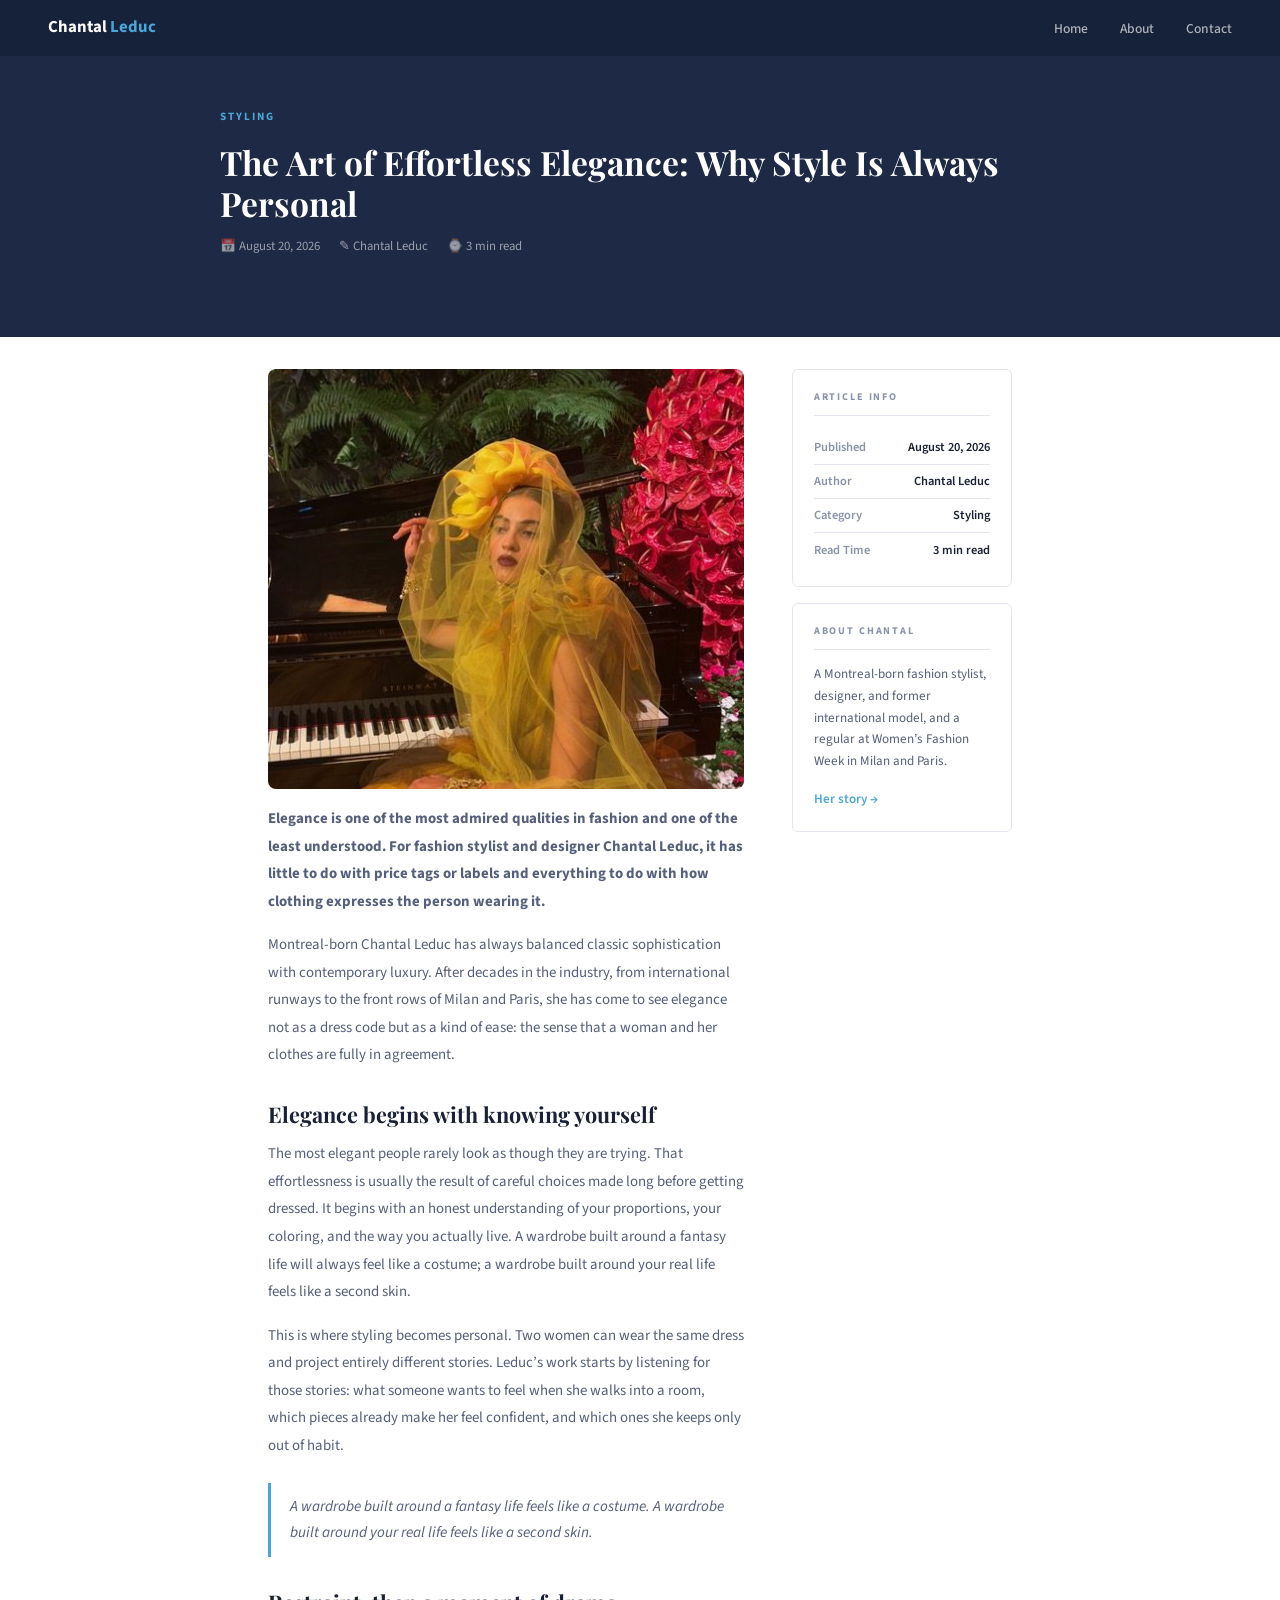
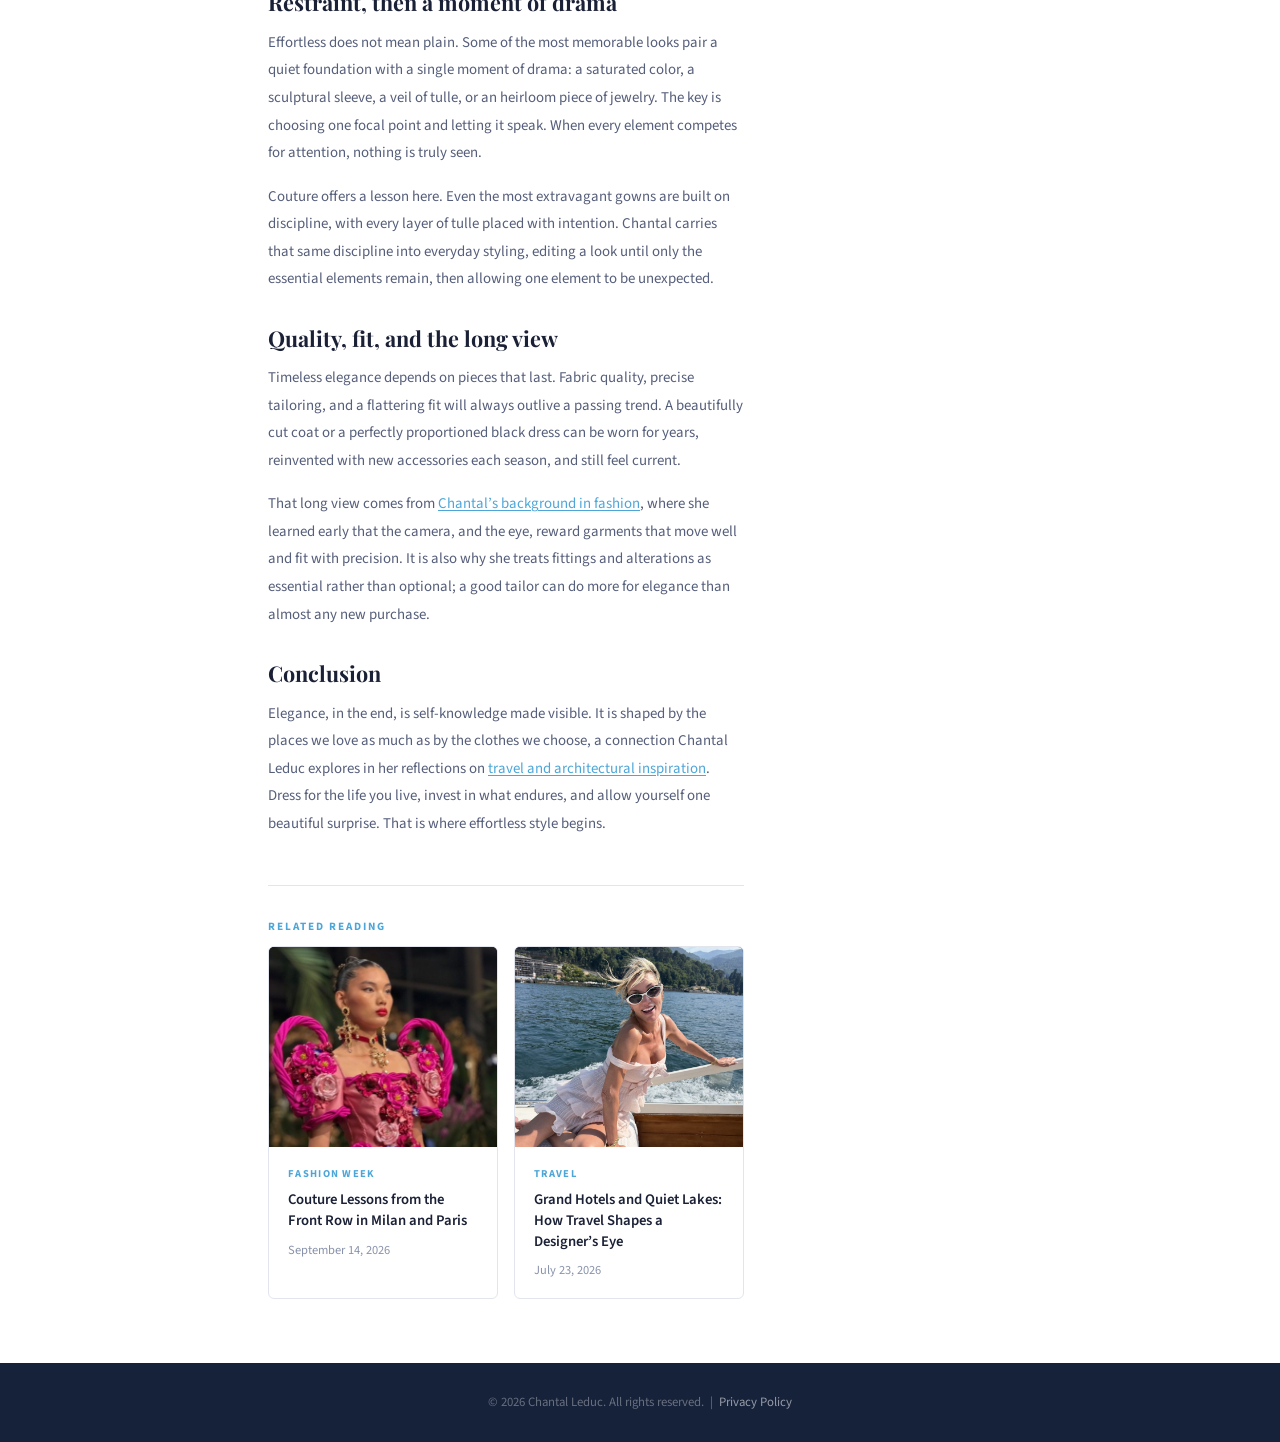
<file: art-effortless-elegance.html>
<!DOCTYPE html>
<html lang="en">
<head>
<meta charset="UTF-8"/>
<meta name="viewport" content="width=device-width,initial-scale=1.0"/>
<title>The Art of Effortless Elegance: Why Style Is Always Personal | Chantal Leduc</title>
<meta name="description" content="Fashion stylist Chantal Leduc on effortless elegance: knowing yourself, choosing one moment of drama, and investing in quality and fit."/>
<link rel="canonical" href="https://chantalleduc.netlify.app/art-effortless-elegance.html"/>
<!-- Open Graph -->
<meta property="og:type" content="article"/>
<meta property="og:site_name" content="Chantal Leduc"/>
<meta property="og:title" content="The Art of Effortless Elegance: Why Style Is Always Personal"/>
<meta property="og:description" content="Fashion stylist Chantal Leduc on effortless elegance: knowing yourself, choosing one moment of drama, and investing in quality and fit."/>
<meta property="og:image" content="https://chantalleduc.netlify.app/images/article-2.jpg"/>
<meta property="og:url" content="https://chantalleduc.netlify.app/art-effortless-elegance.html"/>
<meta name="twitter:card" content="summary_large_image"/>

<script type="application/ld+json">
{
 "@context": "https://schema.org",
 "@graph": [
  {
   "@type": "Person",
   "@id": "https://chantalleduc.netlify.app/#person",
   "name": "Chantal Leduc",
   "givenName": "Chantal",
   "familyName": "Leduc",
   "jobTitle": "Fashion Stylist and Designer",
   "url": "https://chantalleduc.netlify.app/",
   "image": "https://chantalleduc.netlify.app/images/hero.jpg",
   "description": "Chantal Leduc is a French-Canadian fashion stylist, designer, and former international model from Montreal, and a regular presence at Women’s Fashion Week in Milan and Paris.",
   "address": {
    "@type": "PostalAddress",
    "addressLocality": "Montreal",
    "addressRegion": "QC",
    "addressCountry": "CA"
   },
   "birthPlace": {
    "@type": "Place",
    "name": "Montreal, Quebec, Canada"
   },
   "nationality": {
    "@type": "Country",
    "name": "Canada"
   },
   "award": "Star Search International, Spokesmodel (1993)",
   "knowsAbout": [
    "Fashion styling",
    "Fashion design",
    "Couture",
    "Fashion Week",
    "Modeling",
    "Travel",
    "Architecture"
   ]
  },
  {
   "@type": "WebSite",
   "@id": "https://chantalleduc.netlify.app/#website",
   "url": "https://chantalleduc.netlify.app/",
   "name": "Chantal Leduc",
   "inLanguage": "en",
   "publisher": {
    "@id": "https://chantalleduc.netlify.app/#person"
   },
   "about": {
    "@id": "https://chantalleduc.netlify.app/#person"
   }
  },
  {
   "@type": "Article",
   "@id": "https://chantalleduc.netlify.app/art-effortless-elegance.html#article",
   "headline": "The Art of Effortless Elegance: Why Style Is Always Personal",
   "description": "Fashion stylist Chantal Leduc on effortless elegance: knowing yourself, choosing one moment of drama, and investing in quality and fit.",
   "datePublished": "2026-08-20",
   "dateModified": "2026-08-20",
   "author": {
    "@id": "https://chantalleduc.netlify.app/#person"
   },
   "publisher": {
    "@id": "https://chantalleduc.netlify.app/#person"
   },
   "image": "https://chantalleduc.netlify.app/images/article-2.jpg",
   "articleSection": "Styling",
   "wordCount": 525,
   "inLanguage": "en",
   "isPartOf": {
    "@id": "https://chantalleduc.netlify.app/#website"
   },
   "mainEntityOfPage": {
    "@type": "WebPage",
    "@id": "https://chantalleduc.netlify.app/art-effortless-elegance.html"
   }
  }
 ]
}
</script>



<link href="https://fonts.googleapis.com/css2?family=Playfair+Display:wght@700&family=Source+Sans+3:wght@300;400;500;600&display=swap" rel="stylesheet"/>
<link rel="stylesheet" href="assets/style.css"/>
</head>
<body>

<!-- ══ NAV ═══════════════════════════════════════════════════════ -->
<nav id="main-nav">
  <a class="nav-logo" href="/">Chantal<span> Leduc</span></a>
  <ul class="nav-links">
    <li><a href="/">Home</a></li>
    <li><a href="about.html">About</a></li>
    <li><a href="contact.html">Contact</a></li>
  </ul>
</nav>

<!-- ══ ARTICLE HERO ══════════════════════════════════════════════ -->
<div class="art-hero">
  <div class="art-hero-inner">
    <p class="eyebrow" style="color:var(--blue)">Styling</p>
    <h1 class="art-hero-title">The Art of Effortless Elegance: Why Style Is Always Personal</h1>
    <div class="art-meta">
      <div class="art-meta-item">&#128197; August 20, 2026</div>
      <div class="art-meta-item">&#9998; Chantal Leduc</div>
      <div class="art-meta-item">&#8986; 3 min read</div>
    </div>
  </div>
</div>

<!-- ══ ARTICLE BODY ══════════════════════════════════════════════ -->
<div class="art-body">
  <article>
    <img class="art-hero-image" src="images/article-2.jpg" alt="A model in a sheer saffron tulle gown and floral headpiece seated at a grand piano"/>

    <p class="art-p"><strong>Elegance is one of the most admired qualities in fashion and one of the least understood. For fashion stylist and designer Chantal Leduc, it has little to do with price tags or labels and everything to do with how clothing expresses the person wearing it.</strong></p>

    <p class="art-p">Montreal-born Chantal Leduc has always balanced classic sophistication with contemporary luxury. After decades in the industry, from international runways to the front rows of Milan and Paris, she has come to see elegance not as a dress code but as a kind of ease: the sense that a woman and her clothes are fully in agreement.</p>

    <h2 class="art-h2">Elegance begins with knowing yourself</h2>
    <p class="art-p">The most elegant people rarely look as though they are trying. That effortlessness is usually the result of careful choices made long before getting dressed. It begins with an honest understanding of your proportions, your coloring, and the way you actually live. A wardrobe built around a fantasy life will always feel like a costume; a wardrobe built around your real life feels like a second skin.</p>
    <p class="art-p">This is where styling becomes personal. Two women can wear the same dress and project entirely different stories. Leduc&#8217;s work starts by listening for those stories: what someone wants to feel when she walks into a room, which pieces already make her feel confident, and which ones she keeps only out of habit.</p>

    <div class="art-quote">A wardrobe built around a fantasy life feels like a costume. A wardrobe built around your real life feels like a second skin.</div>

    <h2 class="art-h2">Restraint, then a moment of drama</h2>
    <p class="art-p">Effortless does not mean plain. Some of the most memorable looks pair a quiet foundation with a single moment of drama: a saturated color, a sculptural sleeve, a veil of tulle, or an heirloom piece of jewelry. The key is choosing one focal point and letting it speak. When every element competes for attention, nothing is truly seen.</p>
    <p class="art-p">Couture offers a lesson here. Even the most extravagant gowns are built on discipline, with every layer of tulle placed with intention. Chantal carries that same discipline into everyday styling, editing a look until only the essential elements remain, then allowing one element to be unexpected.</p>

    <h2 class="art-h2">Quality, fit, and the long view</h2>
    <p class="art-p">Timeless elegance depends on pieces that last. Fabric quality, precise tailoring, and a flattering fit will always outlive a passing trend. A beautifully cut coat or a perfectly proportioned black dress can be worn for years, reinvented with new accessories each season, and still feel current.</p>
    <p class="art-p">That long view comes from <a href="about.html">Chantal&#8217;s background in fashion</a>, where she learned early that the camera, and the eye, reward garments that move well and fit with precision. It is also why she treats fittings and alterations as essential rather than optional; a good tailor can do more for elegance than almost any new purchase.</p>

    <h2 class="art-h2">Conclusion</h2>
    <p class="art-p">Elegance, in the end, is self-knowledge made visible. It is shaped by the places we love as much as by the clothes we choose, a connection Chantal Leduc explores in her reflections on <a href="grand-hotels-quiet-lakes.html">travel and architectural inspiration</a>. Dress for the life you live, invest in what endures, and allow yourself one beautiful surprise. That is where effortless style begins.</p>

    <section class="art-related">
      <p class="eyebrow">Related Reading</p>
      <div class="rel-cards">
        <a class="card card-article" href="couture-lessons-front-row.html">
          <div class="ct-img"><img src="images/article-1.jpg" alt="Couture Lessons from the Front Row in Milan and Paris"/></div>
          <div class="cb"><div class="cb-pub">Fashion Week</div><div class="cb-hl">Couture Lessons from the Front Row in Milan and Paris</div><div class="cb-yr">September 14, 2026</div></div>
        </a>
        <a class="card card-article" href="grand-hotels-quiet-lakes.html">
          <div class="ct-img"><img src="images/article-3.jpg" alt="Grand Hotels and Quiet Lakes: How Travel Shapes a Designer&#8217;s Eye"/></div>
          <div class="cb"><div class="cb-pub">Travel</div><div class="cb-hl">Grand Hotels and Quiet Lakes: How Travel Shapes a Designer&#8217;s Eye</div><div class="cb-yr">July 23, 2026</div></div>
        </a>
      </div>
    </section>
  </article>

  <aside class="art-sidebar-box">
    <div class="art-sb-box">
      <span class="art-sb-label">Article Info</span>
      <div class="art-sb-row"><span>Published</span><span>August 20, 2026</span></div>
      <div class="art-sb-row"><span>Author</span><span>Chantal Leduc</span></div>
      <div class="art-sb-row"><span>Category</span><span>Styling</span></div>
      <div class="art-sb-row"><span>Read Time</span><span>3 min read</span></div>
    </div>

    <div class="art-sb-box">
      <span class="art-sb-label">About Chantal</span>
      <p style="font-size:.82rem;color:var(--tm);line-height:1.65;margin-bottom:.8rem">A Montreal-born fashion stylist, designer, and former international model, and a regular at Women&#8217;s Fashion Week in Milan and Paris.</p>
      <a href="about.html" style="font-size:.82rem;font-weight:600;color:var(--blue);text-decoration:none">Her story →</a>
    </div>
  </aside>
</div>

<footer>
  <p>&copy; 2026 Chantal Leduc. All rights reserved. &nbsp;|&nbsp; <a href="privacy.html">Privacy Policy</a></p>
</footer>
</body>
</html>
</file>
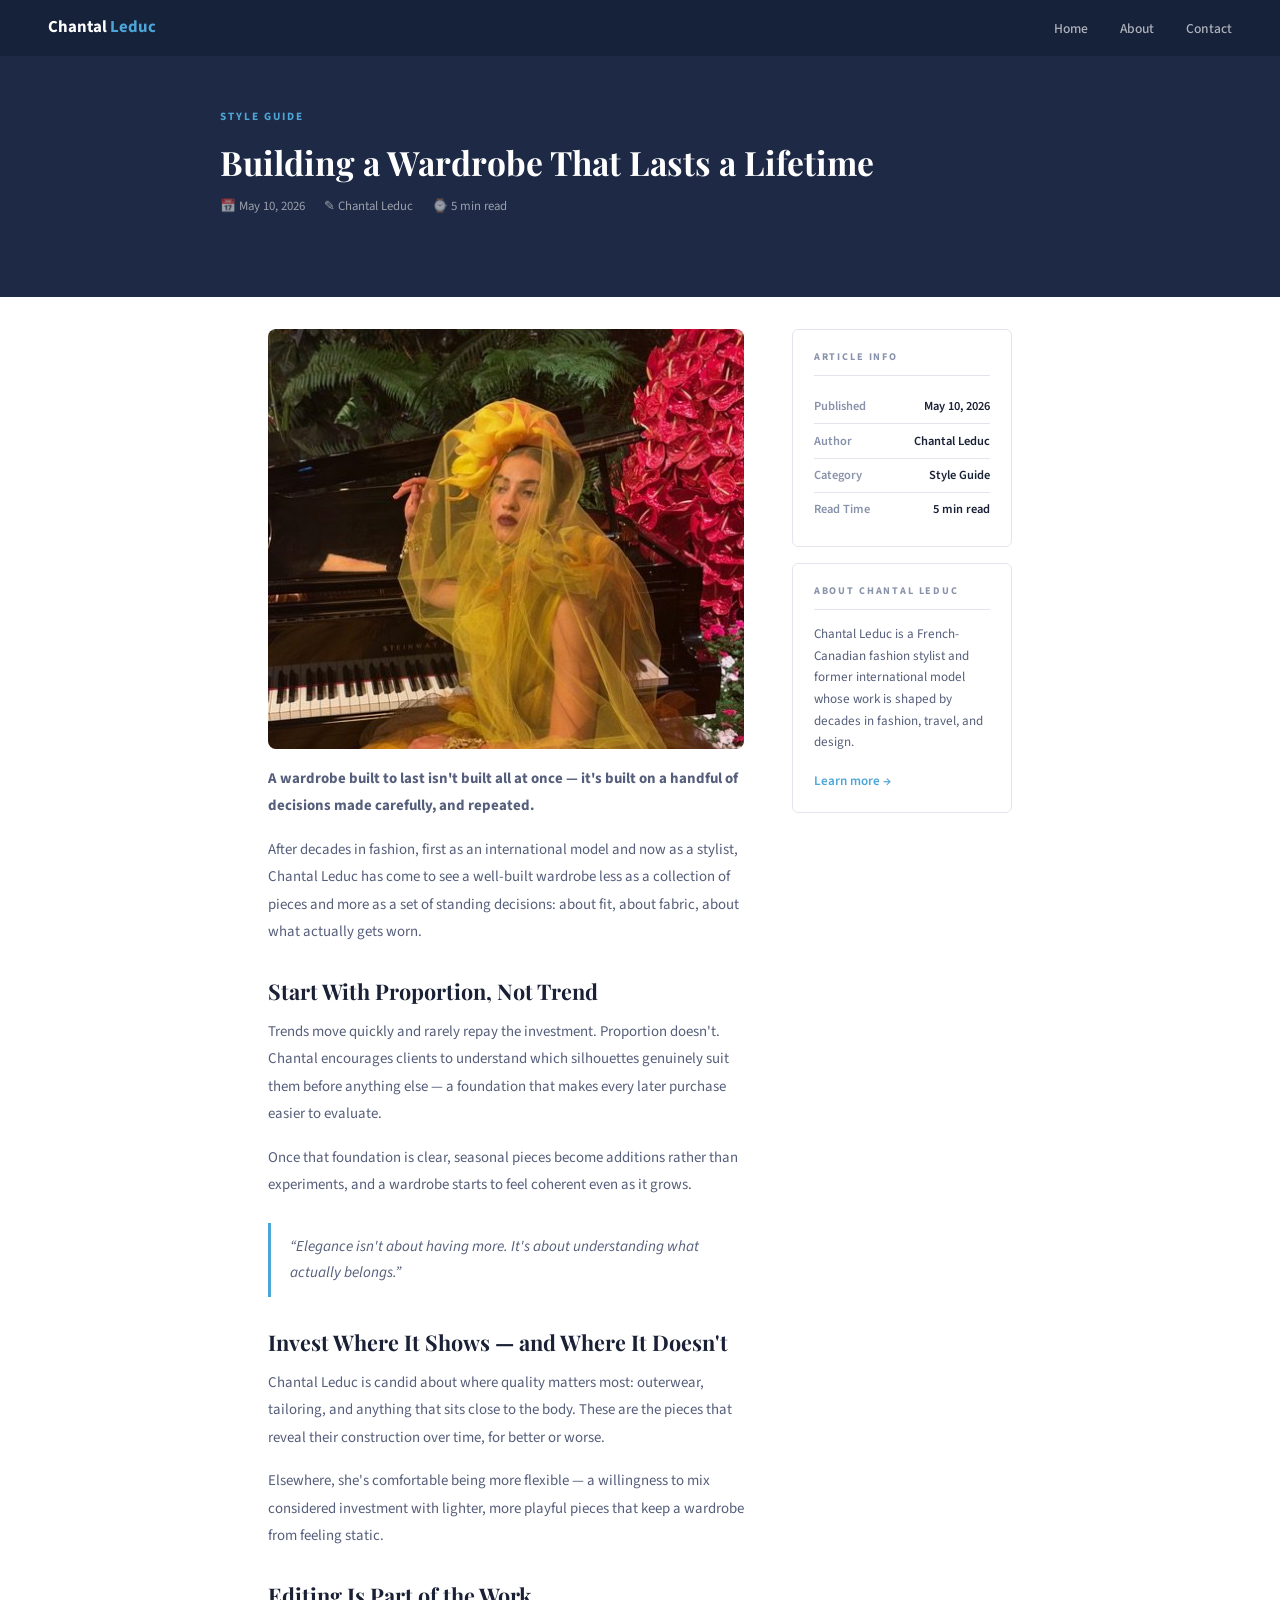
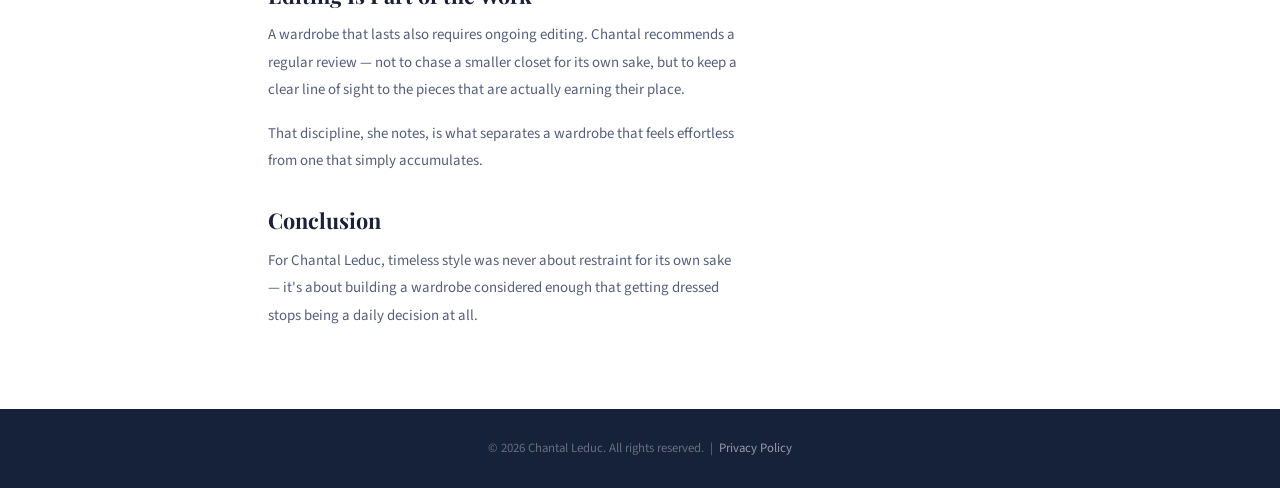
<file: building-wardrobe-lasts-lifetime.html>
<!DOCTYPE html>
<html lang="en">
<head>
<meta charset="UTF-8"/>
<meta name="viewport" content="width=device-width,initial-scale=1.0"/>
<title>Building a Wardrobe That Lasts a Lifetime | Chantal Leduc</title>
<meta name="description" content="Fashion stylist Chantal Leduc shares her approach to building a wardrobe rooted in quality, proportion, and personal style over passing trends."/>
<link rel="canonical" href="https://chantalleduc.netlify.app/building-wardrobe-lasts-lifetime.html"/>

<!-- Open Graph -->
<meta property="og:type" content="article"/>
<meta property="og:title" content="Building a Wardrobe That Lasts a Lifetime"/>
<meta property="og:description" content="Fashion stylist Chantal Leduc shares her approach to building a wardrobe rooted in quality, proportion, and personal style over passing trends."/>
<meta property="og:image" content="https://chantalleduc.netlify.app/images/article-2.jpg"/>
<meta property="og:url" content="https://chantalleduc.netlify.app/building-wardrobe-lasts-lifetime.html"/>

<link href="https://fonts.googleapis.com/css2?family=Playfair+Display:wght@700&family=Source+Sans+3:wght@300;400;500;600&display=swap" rel="stylesheet"/>
<link rel="stylesheet" href="assets/style.css"/>
</head>
<body>

<!-- ══ NAV ═══════════════════════════════════════════════════════ -->
<nav id="main-nav">
  <a class="nav-logo" href="/">Chantal<span> Leduc</span></a>
  <ul class="nav-links">
    <li><a href="/">Home</a></li>
    <li><a href="about.html">About</a></li>
    <li><a href="contact.html">Contact</a></li>
  </ul>
</nav>

<!-- ══ ARTICLE HERO ══════════════════════════════════════════════ -->
<div class="art-hero">
  <div class="art-hero-inner">
    <p class="eyebrow" style="color:var(--blue)">Style Guide</p>
    <h1 class="art-hero-title">Building a Wardrobe That Lasts a Lifetime</h1>
    <div class="art-meta">
      <div class="art-meta-item">&#128197; May 10, 2026</div>
      <div class="art-meta-item">&#9998; Chantal Leduc</div>
      <div class="art-meta-item">&#8986; 5 min read</div>
    </div>
  </div>
</div>

<!-- ══ ARTICLE BODY ══════════════════════════════════════════════ -->
<div class="art-body">
  <article>
    <img class="art-hero-image" src="images/article-2.jpg" alt="Chantal Leduc in a knit dress on a boat"/>

    <p class="art-p"><strong>A wardrobe built to last isn't built all at once — it's built on a handful of decisions made carefully, and repeated.</strong></p>

    <p class="art-p">After decades in fashion, first as an international model and now as a stylist, Chantal Leduc has come to see a well-built wardrobe less as a collection of pieces and more as a set of standing decisions: about fit, about fabric, about what actually gets worn.</p>

    <h2 class="art-h2">Start With Proportion, Not Trend</h2>
    <p class="art-p">Trends move quickly and rarely repay the investment. Proportion doesn't. Chantal encourages clients to understand which silhouettes genuinely suit them before anything else — a foundation that makes every later purchase easier to evaluate.</p>
    <p class="art-p">Once that foundation is clear, seasonal pieces become additions rather than experiments, and a wardrobe starts to feel coherent even as it grows.</p>

    <div class="art-quote">“Elegance isn't about having more. It's about understanding what actually belongs.”</div>

    <h2 class="art-h2">Invest Where It Shows — and Where It Doesn't</h2>
    <p class="art-p">Chantal Leduc is candid about where quality matters most: outerwear, tailoring, and anything that sits close to the body. These are the pieces that reveal their construction over time, for better or worse.</p>
    <p class="art-p">Elsewhere, she's comfortable being more flexible — a willingness to mix considered investment with lighter, more playful pieces that keep a wardrobe from feeling static.</p>

    <h2 class="art-h2">Editing Is Part of the Work</h2>
    <p class="art-p">A wardrobe that lasts also requires ongoing editing. Chantal recommends a regular review — not to chase a smaller closet for its own sake, but to keep a clear line of sight to the pieces that are actually earning their place.</p>
    <p class="art-p">That discipline, she notes, is what separates a wardrobe that feels effortless from one that simply accumulates.</p>

    <h2 class="art-h2">Conclusion</h2>
    <p class="art-p">For Chantal Leduc, timeless style was never about restraint for its own sake — it's about building a wardrobe considered enough that getting dressed stops being a daily decision at all.</p>
  </article>

  <aside class="art-sidebar-box">
    <div class="art-sb-box">
      <span class="art-sb-label">Article Info</span>
      <div class="art-sb-row"><span>Published</span><span>May 10, 2026</span></div>
      <div class="art-sb-row"><span>Author</span><span>Chantal Leduc</span></div>
      <div class="art-sb-row"><span>Category</span><span>Style Guide</span></div>
      <div class="art-sb-row"><span>Read Time</span><span>5 min read</span></div>
    </div>

    <div class="art-sb-box">
      <span class="art-sb-label">About Chantal Leduc</span>
      <p style="font-size:.82rem;color:var(--tm);line-height:1.65;margin-bottom:.8rem">Chantal Leduc is a French-Canadian fashion stylist and former international model whose work is shaped by decades in fashion, travel, and design.</p>
      <a href="about.html" style="font-size:.82rem;font-weight:600;color:var(--blue);text-decoration:none">Learn more →</a>
    </div>
  </aside>
</div>

<footer>
  <p>&copy; 2026 Chantal Leduc. All rights reserved. &nbsp;|&nbsp; <a href="privacy.html">Privacy Policy</a></p>
</footer>
</body>
</html>
</file>
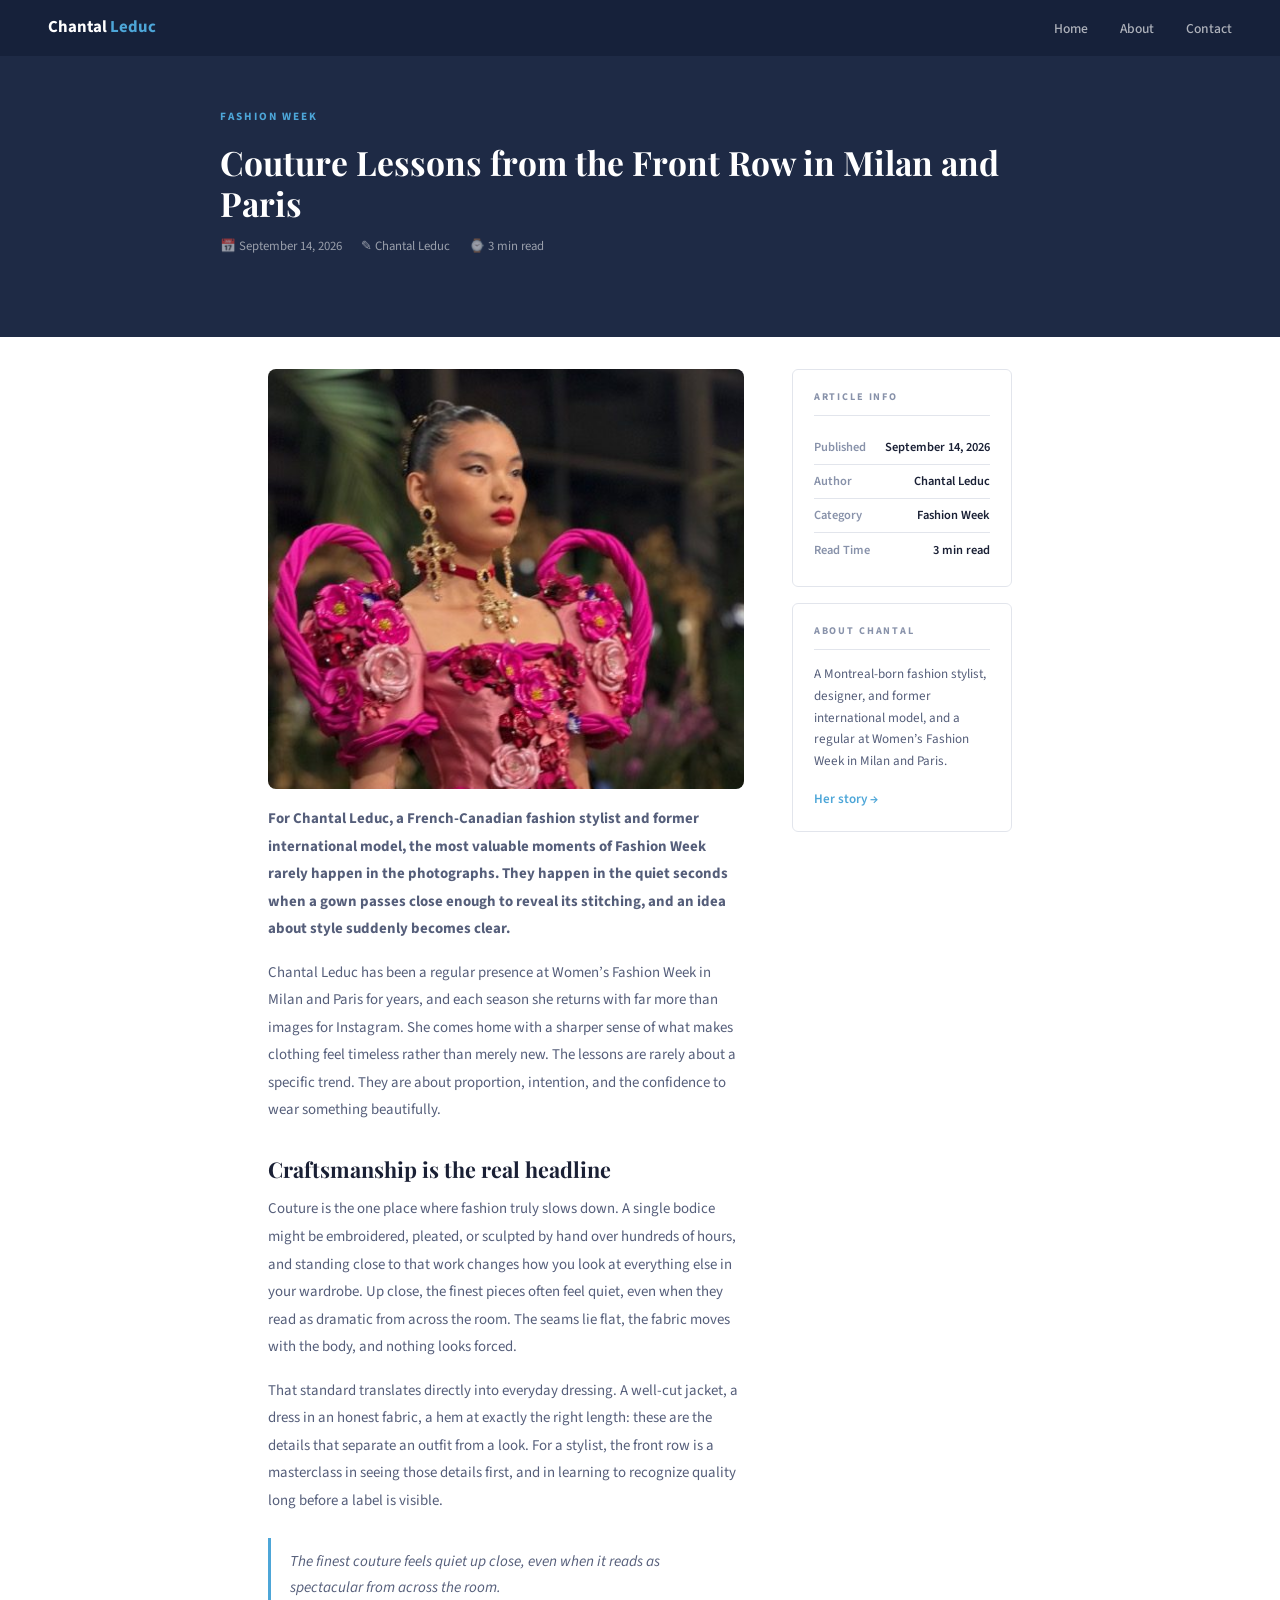
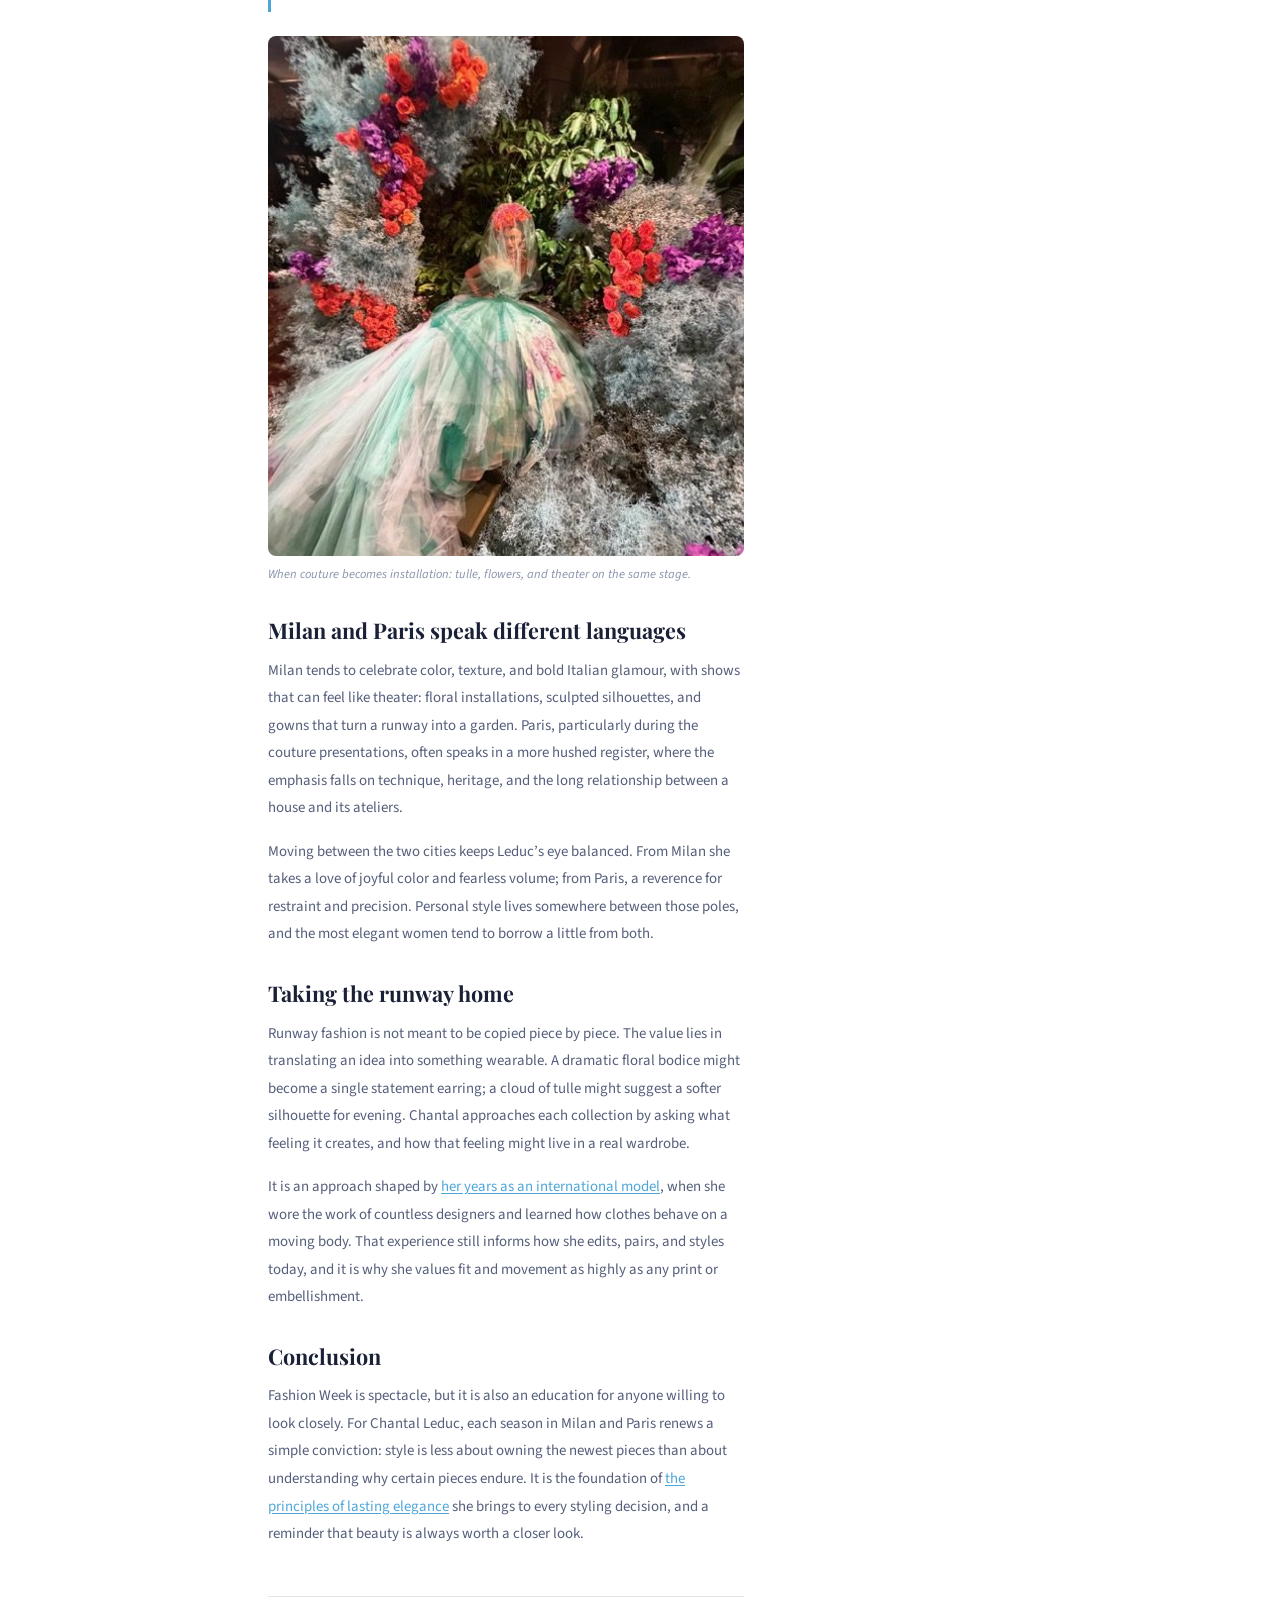
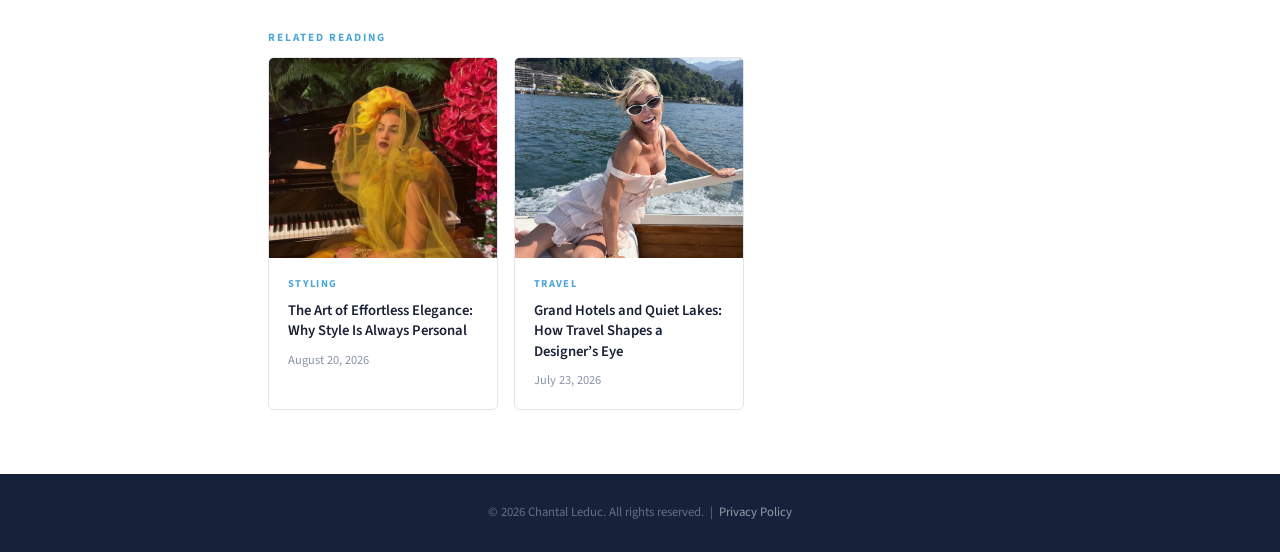
<file: couture-lessons-front-row.html>
<!DOCTYPE html>
<html lang="en">
<head>
<meta charset="UTF-8"/>
<meta name="viewport" content="width=device-width,initial-scale=1.0"/>
<title>Couture Lessons from the Front Row in Milan and Paris | Chantal Leduc</title>
<meta name="description" content="Chantal Leduc on what seasons at Milan and Paris Fashion Week reveal about craftsmanship, confidence, and personal style that lasts."/>
<link rel="canonical" href="https://chantalleduc.netlify.app/couture-lessons-front-row.html"/>
<!-- Open Graph -->
<meta property="og:type" content="article"/>
<meta property="og:site_name" content="Chantal Leduc"/>
<meta property="og:title" content="Couture Lessons from the Front Row in Milan and Paris"/>
<meta property="og:description" content="Chantal Leduc on what seasons at Milan and Paris Fashion Week reveal about craftsmanship, confidence, and personal style that lasts."/>
<meta property="og:image" content="https://chantalleduc.netlify.app/images/article-1.jpg"/>
<meta property="og:url" content="https://chantalleduc.netlify.app/couture-lessons-front-row.html"/>
<meta name="twitter:card" content="summary_large_image"/>

<script type="application/ld+json">
{
 "@context": "https://schema.org",
 "@graph": [
  {
   "@type": "Person",
   "@id": "https://chantalleduc.netlify.app/#person",
   "name": "Chantal Leduc",
   "givenName": "Chantal",
   "familyName": "Leduc",
   "jobTitle": "Fashion Stylist and Designer",
   "url": "https://chantalleduc.netlify.app/",
   "image": "https://chantalleduc.netlify.app/images/hero.jpg",
   "description": "Chantal Leduc is a French-Canadian fashion stylist, designer, and former international model from Montreal, and a regular presence at Women’s Fashion Week in Milan and Paris.",
   "address": {
    "@type": "PostalAddress",
    "addressLocality": "Montreal",
    "addressRegion": "QC",
    "addressCountry": "CA"
   },
   "birthPlace": {
    "@type": "Place",
    "name": "Montreal, Quebec, Canada"
   },
   "nationality": {
    "@type": "Country",
    "name": "Canada"
   },
   "award": "Star Search International, Spokesmodel (1993)",
   "knowsAbout": [
    "Fashion styling",
    "Fashion design",
    "Couture",
    "Fashion Week",
    "Modeling",
    "Travel",
    "Architecture"
   ]
  },
  {
   "@type": "WebSite",
   "@id": "https://chantalleduc.netlify.app/#website",
   "url": "https://chantalleduc.netlify.app/",
   "name": "Chantal Leduc",
   "inLanguage": "en",
   "publisher": {
    "@id": "https://chantalleduc.netlify.app/#person"
   },
   "about": {
    "@id": "https://chantalleduc.netlify.app/#person"
   }
  },
  {
   "@type": "Article",
   "@id": "https://chantalleduc.netlify.app/couture-lessons-front-row.html#article",
   "headline": "Couture Lessons from the Front Row in Milan and Paris",
   "description": "Chantal Leduc on what seasons at Milan and Paris Fashion Week reveal about craftsmanship, confidence, and personal style that lasts.",
   "datePublished": "2026-09-14",
   "dateModified": "2026-09-14",
   "author": {
    "@id": "https://chantalleduc.netlify.app/#person"
   },
   "publisher": {
    "@id": "https://chantalleduc.netlify.app/#person"
   },
   "image": "https://chantalleduc.netlify.app/images/article-1.jpg",
   "articleSection": "Fashion Week",
   "wordCount": 575,
   "inLanguage": "en",
   "isPartOf": {
    "@id": "https://chantalleduc.netlify.app/#website"
   },
   "mainEntityOfPage": {
    "@type": "WebPage",
    "@id": "https://chantalleduc.netlify.app/couture-lessons-front-row.html"
   }
  }
 ]
}
</script>



<link href="https://fonts.googleapis.com/css2?family=Playfair+Display:wght@700&family=Source+Sans+3:wght@300;400;500;600&display=swap" rel="stylesheet"/>
<link rel="stylesheet" href="assets/style.css"/>
</head>
<body>

<!-- ══ NAV ═══════════════════════════════════════════════════════ -->
<nav id="main-nav">
  <a class="nav-logo" href="/">Chantal<span> Leduc</span></a>
  <ul class="nav-links">
    <li><a href="/">Home</a></li>
    <li><a href="about.html">About</a></li>
    <li><a href="contact.html">Contact</a></li>
  </ul>
</nav>

<!-- ══ ARTICLE HERO ══════════════════════════════════════════════ -->
<div class="art-hero">
  <div class="art-hero-inner">
    <p class="eyebrow" style="color:var(--blue)">Fashion Week</p>
    <h1 class="art-hero-title">Couture Lessons from the Front Row in Milan and Paris</h1>
    <div class="art-meta">
      <div class="art-meta-item">&#128197; September 14, 2026</div>
      <div class="art-meta-item">&#9998; Chantal Leduc</div>
      <div class="art-meta-item">&#8986; 3 min read</div>
    </div>
  </div>
</div>

<!-- ══ ARTICLE BODY ══════════════════════════════════════════════ -->
<div class="art-body">
  <article>
    <img class="art-hero-image" src="images/article-1.jpg" alt="Runway model in a sculpted pink corset gown covered in three-dimensional flowers"/>

    <p class="art-p"><strong>For Chantal Leduc, a French-Canadian fashion stylist and former international model, the most valuable moments of Fashion Week rarely happen in the photographs. They happen in the quiet seconds when a gown passes close enough to reveal its stitching, and an idea about style suddenly becomes clear.</strong></p>

    <p class="art-p">Chantal Leduc has been a regular presence at Women&#8217;s Fashion Week in Milan and Paris for years, and each season she returns with far more than images for Instagram. She comes home with a sharper sense of what makes clothing feel timeless rather than merely new. The lessons are rarely about a specific trend. They are about proportion, intention, and the confidence to wear something beautifully.</p>

    <h2 class="art-h2">Craftsmanship is the real headline</h2>
    <p class="art-p">Couture is the one place where fashion truly slows down. A single bodice might be embroidered, pleated, or sculpted by hand over hundreds of hours, and standing close to that work changes how you look at everything else in your wardrobe. Up close, the finest pieces often feel quiet, even when they read as dramatic from across the room. The seams lie flat, the fabric moves with the body, and nothing looks forced.</p>
    <p class="art-p">That standard translates directly into everyday dressing. A well-cut jacket, a dress in an honest fabric, a hem at exactly the right length: these are the details that separate an outfit from a look. For a stylist, the front row is a masterclass in seeing those details first, and in learning to recognize quality long before a label is visible.</p>

    <div class="art-quote">The finest couture feels quiet up close, even when it reads as spectacular from across the room.</div>

    <figure class="art-figure"><img src="images/article-1-detail.jpg" alt="A voluminous mint and blush tulle gown staged among blue foliage and bright blooms"/><figcaption>When couture becomes installation: tulle, flowers, and theater on the same stage.</figcaption></figure>

    <h2 class="art-h2">Milan and Paris speak different languages</h2>
    <p class="art-p">Milan tends to celebrate color, texture, and bold Italian glamour, with shows that can feel like theater: floral installations, sculpted silhouettes, and gowns that turn a runway into a garden. Paris, particularly during the couture presentations, often speaks in a more hushed register, where the emphasis falls on technique, heritage, and the long relationship between a house and its ateliers.</p>
    <p class="art-p">Moving between the two cities keeps Leduc&#8217;s eye balanced. From Milan she takes a love of joyful color and fearless volume; from Paris, a reverence for restraint and precision. Personal style lives somewhere between those poles, and the most elegant women tend to borrow a little from both.</p>

    <h2 class="art-h2">Taking the runway home</h2>
    <p class="art-p">Runway fashion is not meant to be copied piece by piece. The value lies in translating an idea into something wearable. A dramatic floral bodice might become a single statement earring; a cloud of tulle might suggest a softer silhouette for evening. Chantal approaches each collection by asking what feeling it creates, and how that feeling might live in a real wardrobe.</p>
    <p class="art-p">It is an approach shaped by <a href="about.html">her years as an international model</a>, when she wore the work of countless designers and learned how clothes behave on a moving body. That experience still informs how she edits, pairs, and styles today, and it is why she values fit and movement as highly as any print or embellishment.</p>

    <h2 class="art-h2">Conclusion</h2>
    <p class="art-p">Fashion Week is spectacle, but it is also an education for anyone willing to look closely. For Chantal Leduc, each season in Milan and Paris renews a simple conviction: style is less about owning the newest pieces than about understanding why certain pieces endure. It is the foundation of <a href="art-effortless-elegance.html">the principles of lasting elegance</a> she brings to every styling decision, and a reminder that beauty is always worth a closer look.</p>

    <section class="art-related">
      <p class="eyebrow">Related Reading</p>
      <div class="rel-cards">
        <a class="card card-article" href="art-effortless-elegance.html">
          <div class="ct-img"><img src="images/article-2.jpg" alt="The Art of Effortless Elegance: Why Style Is Always Personal"/></div>
          <div class="cb"><div class="cb-pub">Styling</div><div class="cb-hl">The Art of Effortless Elegance: Why Style Is Always Personal</div><div class="cb-yr">August 20, 2026</div></div>
        </a>
        <a class="card card-article" href="grand-hotels-quiet-lakes.html">
          <div class="ct-img"><img src="images/article-3.jpg" alt="Grand Hotels and Quiet Lakes: How Travel Shapes a Designer&#8217;s Eye"/></div>
          <div class="cb"><div class="cb-pub">Travel</div><div class="cb-hl">Grand Hotels and Quiet Lakes: How Travel Shapes a Designer&#8217;s Eye</div><div class="cb-yr">July 23, 2026</div></div>
        </a>
      </div>
    </section>
  </article>

  <aside class="art-sidebar-box">
    <div class="art-sb-box">
      <span class="art-sb-label">Article Info</span>
      <div class="art-sb-row"><span>Published</span><span>September 14, 2026</span></div>
      <div class="art-sb-row"><span>Author</span><span>Chantal Leduc</span></div>
      <div class="art-sb-row"><span>Category</span><span>Fashion Week</span></div>
      <div class="art-sb-row"><span>Read Time</span><span>3 min read</span></div>
    </div>

    <div class="art-sb-box">
      <span class="art-sb-label">About Chantal</span>
      <p style="font-size:.82rem;color:var(--tm);line-height:1.65;margin-bottom:.8rem">A Montreal-born fashion stylist, designer, and former international model, and a regular at Women&#8217;s Fashion Week in Milan and Paris.</p>
      <a href="about.html" style="font-size:.82rem;font-weight:600;color:var(--blue);text-decoration:none">Her story →</a>
    </div>
  </aside>
</div>

<footer>
  <p>&copy; 2026 Chantal Leduc. All rights reserved. &nbsp;|&nbsp; <a href="privacy.html">Privacy Policy</a></p>
</footer>
</body>
</html>
</file>
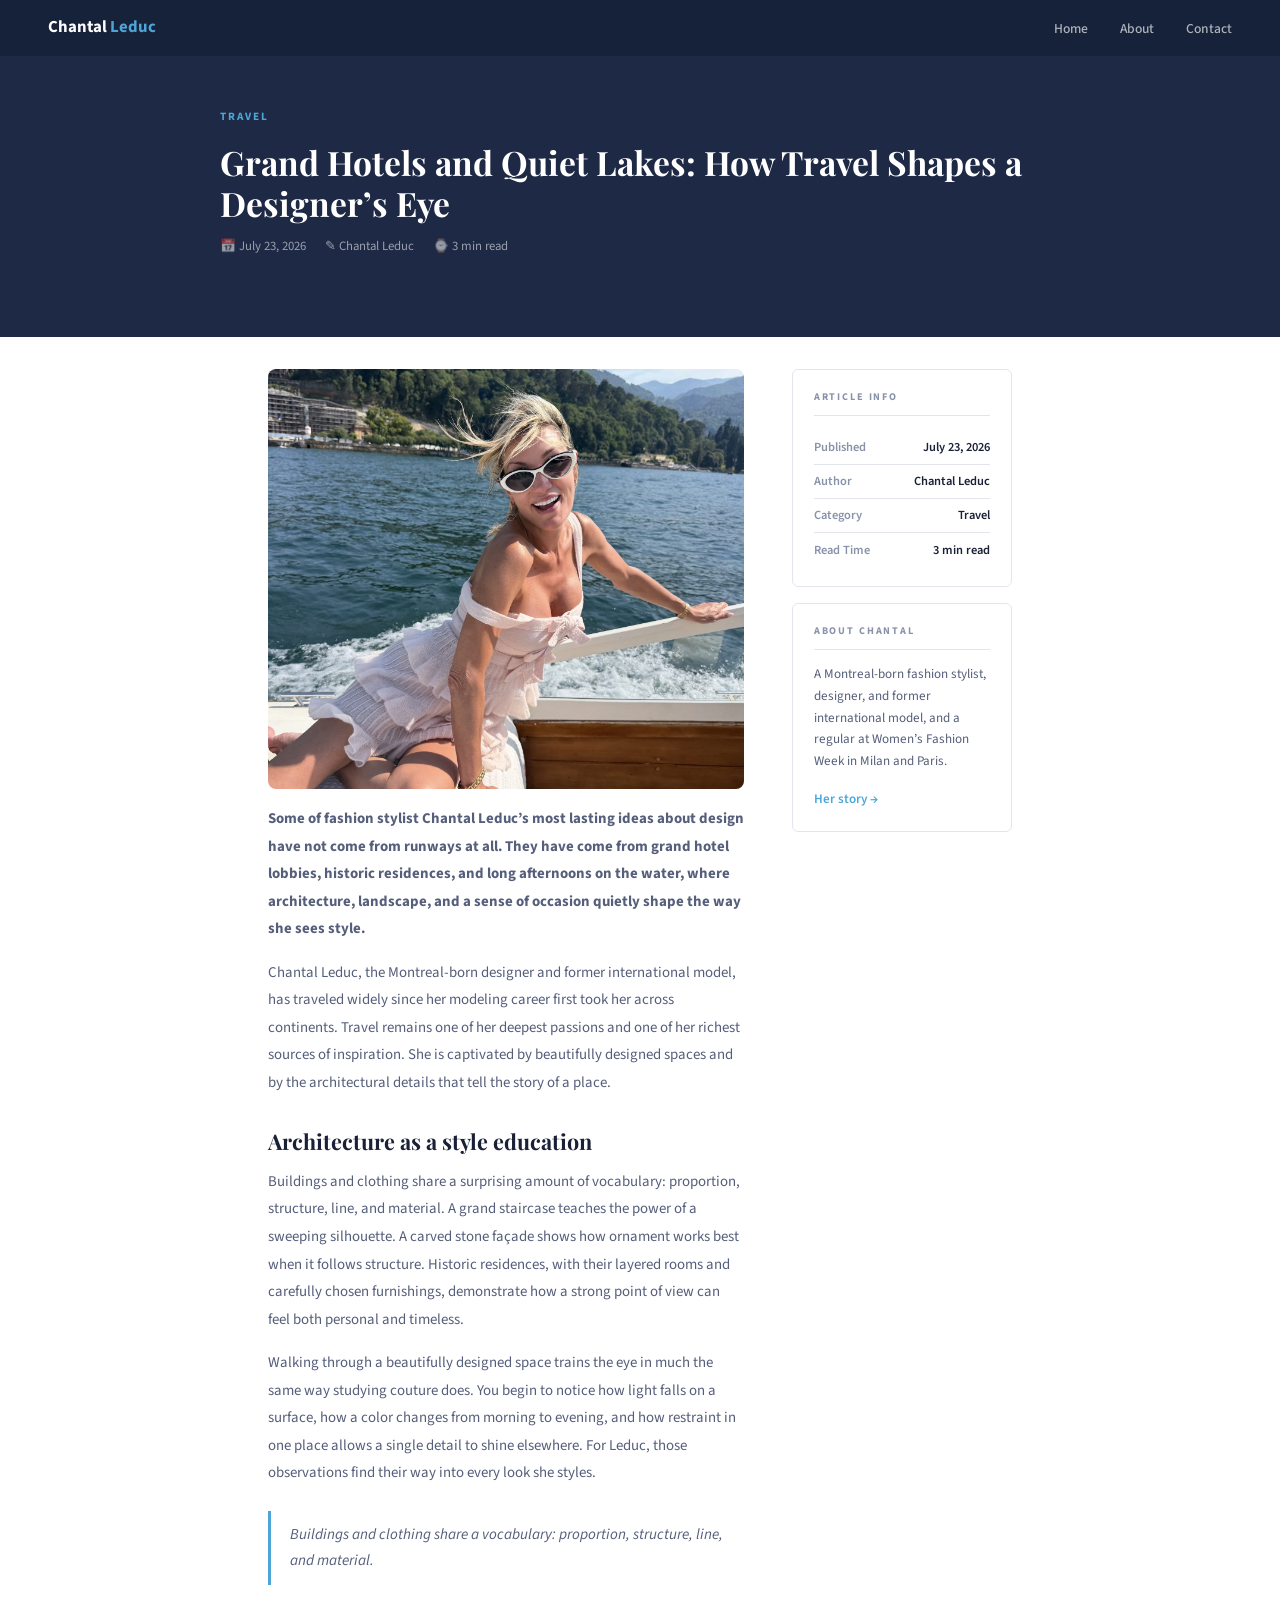
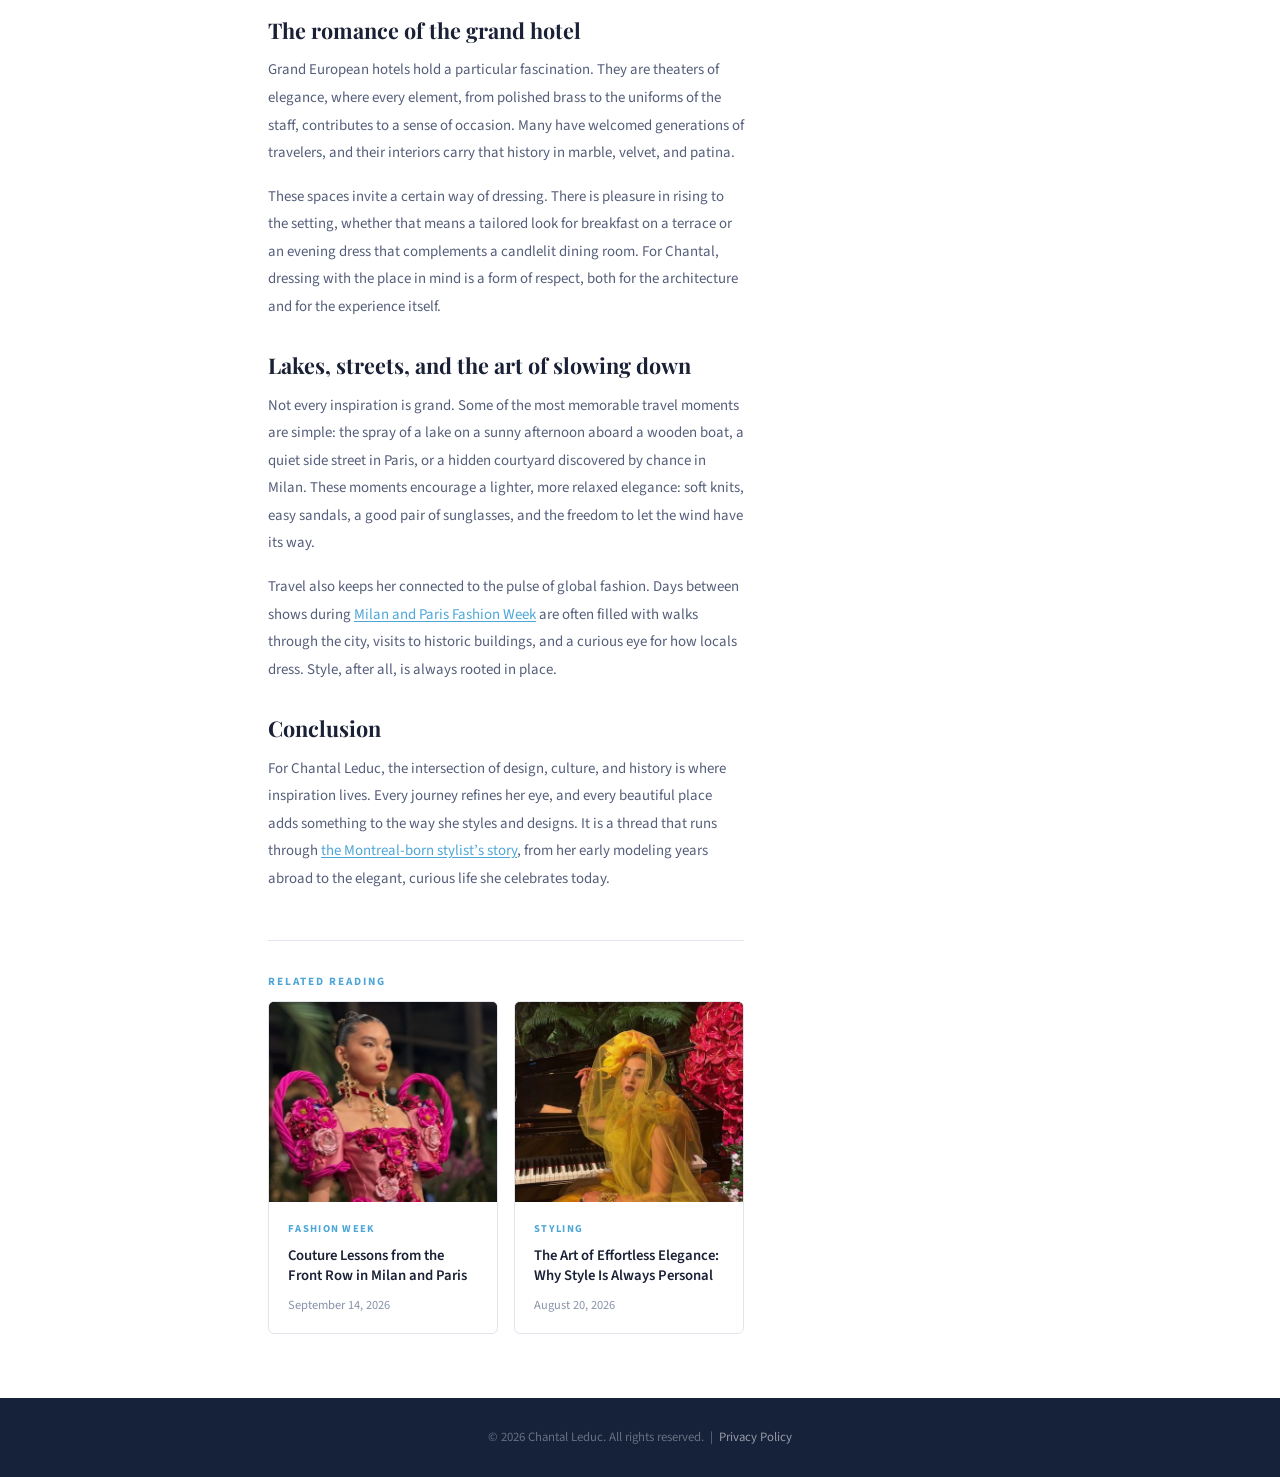
<file: grand-hotels-quiet-lakes.html>
<!DOCTYPE html>
<html lang="en">
<head>
<meta charset="UTF-8"/>
<meta name="viewport" content="width=device-width,initial-scale=1.0"/>
<title>Grand Hotels and Quiet Lakes: How Travel Shapes a Designer&#8217;s Eye | Chantal Leduc</title>
<meta name="description" content="How grand hotels, historic residences, and European lakes and streets shape the way fashion stylist Chantal Leduc sees design and style."/>
<link rel="canonical" href="https://chantalleduc.netlify.app/grand-hotels-quiet-lakes.html"/>
<!-- Open Graph -->
<meta property="og:type" content="article"/>
<meta property="og:site_name" content="Chantal Leduc"/>
<meta property="og:title" content="Grand Hotels and Quiet Lakes: How Travel Shapes a Designer&#8217;s Eye"/>
<meta property="og:description" content="How grand hotels, historic residences, and European lakes and streets shape the way fashion stylist Chantal Leduc sees design and style."/>
<meta property="og:image" content="https://chantalleduc.netlify.app/images/article-3.jpg"/>
<meta property="og:url" content="https://chantalleduc.netlify.app/grand-hotels-quiet-lakes.html"/>
<meta name="twitter:card" content="summary_large_image"/>

<script type="application/ld+json">
{
 "@context": "https://schema.org",
 "@graph": [
  {
   "@type": "Person",
   "@id": "https://chantalleduc.netlify.app/#person",
   "name": "Chantal Leduc",
   "givenName": "Chantal",
   "familyName": "Leduc",
   "jobTitle": "Fashion Stylist and Designer",
   "url": "https://chantalleduc.netlify.app/",
   "image": "https://chantalleduc.netlify.app/images/hero.jpg",
   "description": "Chantal Leduc is a French-Canadian fashion stylist, designer, and former international model from Montreal, and a regular presence at Women’s Fashion Week in Milan and Paris.",
   "address": {
    "@type": "PostalAddress",
    "addressLocality": "Montreal",
    "addressRegion": "QC",
    "addressCountry": "CA"
   },
   "birthPlace": {
    "@type": "Place",
    "name": "Montreal, Quebec, Canada"
   },
   "nationality": {
    "@type": "Country",
    "name": "Canada"
   },
   "award": "Star Search International, Spokesmodel (1993)",
   "knowsAbout": [
    "Fashion styling",
    "Fashion design",
    "Couture",
    "Fashion Week",
    "Modeling",
    "Travel",
    "Architecture"
   ]
  },
  {
   "@type": "WebSite",
   "@id": "https://chantalleduc.netlify.app/#website",
   "url": "https://chantalleduc.netlify.app/",
   "name": "Chantal Leduc",
   "inLanguage": "en",
   "publisher": {
    "@id": "https://chantalleduc.netlify.app/#person"
   },
   "about": {
    "@id": "https://chantalleduc.netlify.app/#person"
   }
  },
  {
   "@type": "Article",
   "@id": "https://chantalleduc.netlify.app/grand-hotels-quiet-lakes.html#article",
   "headline": "Grand Hotels and Quiet Lakes: How Travel Shapes a Designer’s Eye",
   "description": "How grand hotels, historic residences, and European lakes and streets shape the way fashion stylist Chantal Leduc sees design and style.",
   "datePublished": "2026-07-23",
   "dateModified": "2026-07-23",
   "author": {
    "@id": "https://chantalleduc.netlify.app/#person"
   },
   "publisher": {
    "@id": "https://chantalleduc.netlify.app/#person"
   },
   "image": "https://chantalleduc.netlify.app/images/article-3.jpg",
   "articleSection": "Travel",
   "wordCount": 533,
   "inLanguage": "en",
   "isPartOf": {
    "@id": "https://chantalleduc.netlify.app/#website"
   },
   "mainEntityOfPage": {
    "@type": "WebPage",
    "@id": "https://chantalleduc.netlify.app/grand-hotels-quiet-lakes.html"
   }
  }
 ]
}
</script>



<link href="https://fonts.googleapis.com/css2?family=Playfair+Display:wght@700&family=Source+Sans+3:wght@300;400;500;600&display=swap" rel="stylesheet"/>
<link rel="stylesheet" href="assets/style.css"/>
</head>
<body>

<!-- ══ NAV ═══════════════════════════════════════════════════════ -->
<nav id="main-nav">
  <a class="nav-logo" href="/">Chantal<span> Leduc</span></a>
  <ul class="nav-links">
    <li><a href="/">Home</a></li>
    <li><a href="about.html">About</a></li>
    <li><a href="contact.html">Contact</a></li>
  </ul>
</nav>

<!-- ══ ARTICLE HERO ══════════════════════════════════════════════ -->
<div class="art-hero">
  <div class="art-hero-inner">
    <p class="eyebrow" style="color:var(--blue)">Travel</p>
    <h1 class="art-hero-title">Grand Hotels and Quiet Lakes: How Travel Shapes a Designer&#8217;s Eye</h1>
    <div class="art-meta">
      <div class="art-meta-item">&#128197; July 23, 2026</div>
      <div class="art-meta-item">&#9998; Chantal Leduc</div>
      <div class="art-meta-item">&#8986; 3 min read</div>
    </div>
  </div>
</div>

<!-- ══ ARTICLE BODY ══════════════════════════════════════════════ -->
<div class="art-body">
  <article>
    <img class="art-hero-image" src="images/article-3.jpg" alt="Chantal Leduc smiling aboard a wooden boat on an Italian lake, wearing a blush knit dress and white sunglasses"/>

    <p class="art-p"><strong>Some of fashion stylist Chantal Leduc&#8217;s most lasting ideas about design have not come from runways at all. They have come from grand hotel lobbies, historic residences, and long afternoons on the water, where architecture, landscape, and a sense of occasion quietly shape the way she sees style.</strong></p>

    <p class="art-p">Chantal Leduc, the Montreal-born designer and former international model, has traveled widely since her modeling career first took her across continents. Travel remains one of her deepest passions and one of her richest sources of inspiration. She is captivated by beautifully designed spaces and by the architectural details that tell the story of a place.</p>

    <h2 class="art-h2">Architecture as a style education</h2>
    <p class="art-p">Buildings and clothing share a surprising amount of vocabulary: proportion, structure, line, and material. A grand staircase teaches the power of a sweeping silhouette. A carved stone fa&#231;ade shows how ornament works best when it follows structure. Historic residences, with their layered rooms and carefully chosen furnishings, demonstrate how a strong point of view can feel both personal and timeless.</p>
    <p class="art-p">Walking through a beautifully designed space trains the eye in much the same way studying couture does. You begin to notice how light falls on a surface, how a color changes from morning to evening, and how restraint in one place allows a single detail to shine elsewhere. For Leduc, those observations find their way into every look she styles.</p>

    <div class="art-quote">Buildings and clothing share a vocabulary: proportion, structure, line, and material.</div>

    <h2 class="art-h2">The romance of the grand hotel</h2>
    <p class="art-p">Grand European hotels hold a particular fascination. They are theaters of elegance, where every element, from polished brass to the uniforms of the staff, contributes to a sense of occasion. Many have welcomed generations of travelers, and their interiors carry that history in marble, velvet, and patina.</p>
    <p class="art-p">These spaces invite a certain way of dressing. There is pleasure in rising to the setting, whether that means a tailored look for breakfast on a terrace or an evening dress that complements a candlelit dining room. For Chantal, dressing with the place in mind is a form of respect, both for the architecture and for the experience itself.</p>

    <h2 class="art-h2">Lakes, streets, and the art of slowing down</h2>
    <p class="art-p">Not every inspiration is grand. Some of the most memorable travel moments are simple: the spray of a lake on a sunny afternoon aboard a wooden boat, a quiet side street in Paris, or a hidden courtyard discovered by chance in Milan. These moments encourage a lighter, more relaxed elegance: soft knits, easy sandals, a good pair of sunglasses, and the freedom to let the wind have its way.</p>
    <p class="art-p">Travel also keeps her connected to the pulse of global fashion. Days between shows during <a href="couture-lessons-front-row.html">Milan and Paris Fashion Week</a> are often filled with walks through the city, visits to historic buildings, and a curious eye for how locals dress. Style, after all, is always rooted in place.</p>

    <h2 class="art-h2">Conclusion</h2>
    <p class="art-p">For Chantal Leduc, the intersection of design, culture, and history is where inspiration lives. Every journey refines her eye, and every beautiful place adds something to the way she styles and designs. It is a thread that runs through <a href="about.html">the Montreal-born stylist&#8217;s story</a>, from her early modeling years abroad to the elegant, curious life she celebrates today.</p>

    <section class="art-related">
      <p class="eyebrow">Related Reading</p>
      <div class="rel-cards">
        <a class="card card-article" href="couture-lessons-front-row.html">
          <div class="ct-img"><img src="images/article-1.jpg" alt="Couture Lessons from the Front Row in Milan and Paris"/></div>
          <div class="cb"><div class="cb-pub">Fashion Week</div><div class="cb-hl">Couture Lessons from the Front Row in Milan and Paris</div><div class="cb-yr">September 14, 2026</div></div>
        </a>
        <a class="card card-article" href="art-effortless-elegance.html">
          <div class="ct-img"><img src="images/article-2.jpg" alt="The Art of Effortless Elegance: Why Style Is Always Personal"/></div>
          <div class="cb"><div class="cb-pub">Styling</div><div class="cb-hl">The Art of Effortless Elegance: Why Style Is Always Personal</div><div class="cb-yr">August 20, 2026</div></div>
        </a>
      </div>
    </section>
  </article>

  <aside class="art-sidebar-box">
    <div class="art-sb-box">
      <span class="art-sb-label">Article Info</span>
      <div class="art-sb-row"><span>Published</span><span>July 23, 2026</span></div>
      <div class="art-sb-row"><span>Author</span><span>Chantal Leduc</span></div>
      <div class="art-sb-row"><span>Category</span><span>Travel</span></div>
      <div class="art-sb-row"><span>Read Time</span><span>3 min read</span></div>
    </div>

    <div class="art-sb-box">
      <span class="art-sb-label">About Chantal</span>
      <p style="font-size:.82rem;color:var(--tm);line-height:1.65;margin-bottom:.8rem">A Montreal-born fashion stylist, designer, and former international model, and a regular at Women&#8217;s Fashion Week in Milan and Paris.</p>
      <a href="about.html" style="font-size:.82rem;font-weight:600;color:var(--blue);text-decoration:none">Her story →</a>
    </div>
  </aside>
</div>

<footer>
  <p>&copy; 2026 Chantal Leduc. All rights reserved. &nbsp;|&nbsp; <a href="privacy.html">Privacy Policy</a></p>
</footer>
</body>
</html>
</file>
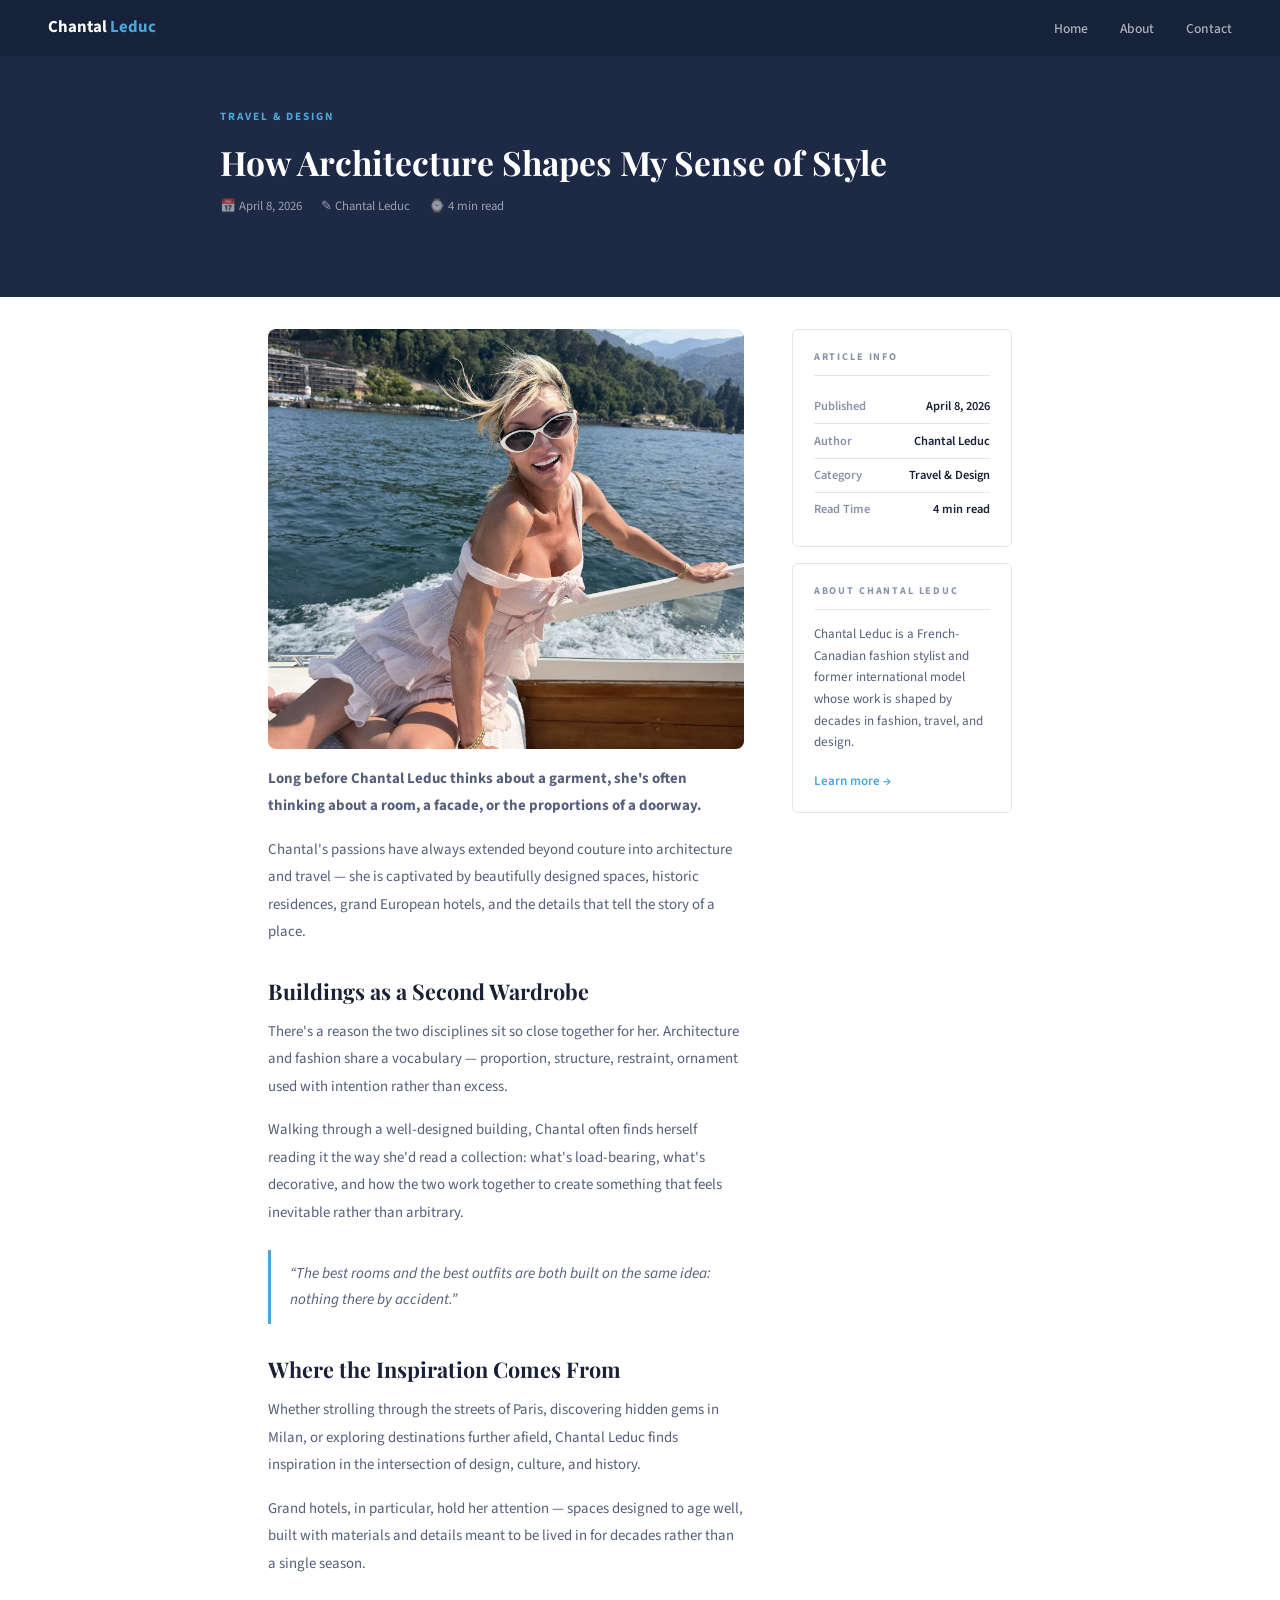
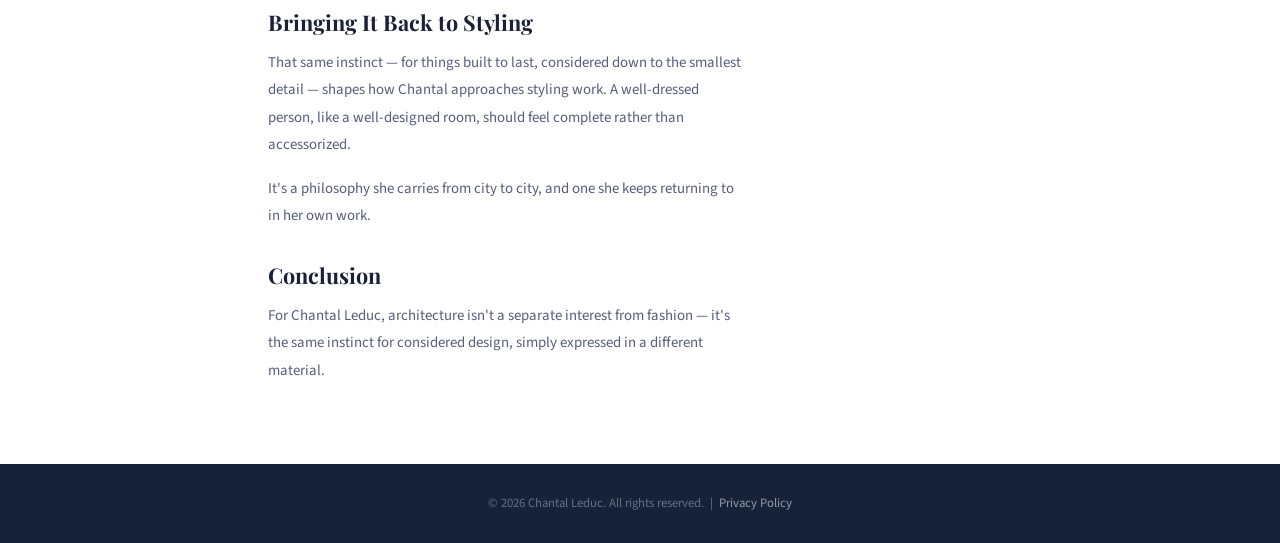
<file: how-architecture-shapes-sense-style.html>
<!DOCTYPE html>
<html lang="en">
<head>
<meta charset="UTF-8"/>
<meta name="viewport" content="width=device-width,initial-scale=1.0"/>
<title>How Architecture Shapes My Sense of Style | Chantal Leduc</title>
<meta name="description" content="Chantal Leduc on how historic architecture, grand European hotels, and beautifully designed spaces continue to shape her approach to style."/>
<link rel="canonical" href="https://chantalleduc.netlify.app/how-architecture-shapes-sense-style.html"/>

<!-- Open Graph -->
<meta property="og:type" content="article"/>
<meta property="og:title" content="How Architecture Shapes My Sense of Style"/>
<meta property="og:description" content="Chantal Leduc on how historic architecture, grand European hotels, and beautifully designed spaces continue to shape her approach to style."/>
<meta property="og:image" content="https://chantalleduc.netlify.app/images/article-3.jpg"/>
<meta property="og:url" content="https://chantalleduc.netlify.app/how-architecture-shapes-sense-style.html"/>

<link href="https://fonts.googleapis.com/css2?family=Playfair+Display:wght@700&family=Source+Sans+3:wght@300;400;500;600&display=swap" rel="stylesheet"/>
<link rel="stylesheet" href="assets/style.css"/>
</head>
<body>

<!-- ══ NAV ═══════════════════════════════════════════════════════ -->
<nav id="main-nav">
  <a class="nav-logo" href="/">Chantal<span> Leduc</span></a>
  <ul class="nav-links">
    <li><a href="/">Home</a></li>
    <li><a href="about.html">About</a></li>
    <li><a href="contact.html">Contact</a></li>
  </ul>
</nav>

<!-- ══ ARTICLE HERO ══════════════════════════════════════════════ -->
<div class="art-hero">
  <div class="art-hero-inner">
    <p class="eyebrow" style="color:var(--blue)">Travel &amp; Design</p>
    <h1 class="art-hero-title">How Architecture Shapes My Sense of Style</h1>
    <div class="art-meta">
      <div class="art-meta-item">&#128197; April 8, 2026</div>
      <div class="art-meta-item">&#9998; Chantal Leduc</div>
      <div class="art-meta-item">&#8986; 4 min read</div>
    </div>
  </div>
</div>

<!-- ══ ARTICLE BODY ══════════════════════════════════════════════ -->
<div class="art-body">
  <article>
    <img class="art-hero-image" src="images/article-3.jpg" alt="Chantal Leduc walking through a European city street"/>

    <p class="art-p"><strong>Long before Chantal Leduc thinks about a garment, she's often thinking about a room, a facade, or the proportions of a doorway.</strong></p>

    <p class="art-p">Chantal's passions have always extended beyond couture into architecture and travel — she is captivated by beautifully designed spaces, historic residences, grand European hotels, and the details that tell the story of a place.</p>

    <h2 class="art-h2">Buildings as a Second Wardrobe</h2>
    <p class="art-p">There's a reason the two disciplines sit so close together for her. Architecture and fashion share a vocabulary — proportion, structure, restraint, ornament used with intention rather than excess.</p>
    <p class="art-p">Walking through a well-designed building, Chantal often finds herself reading it the way she'd read a collection: what's load-bearing, what's decorative, and how the two work together to create something that feels inevitable rather than arbitrary.</p>

    <div class="art-quote">“The best rooms and the best outfits are both built on the same idea: nothing there by accident.”</div>

    <h2 class="art-h2">Where the Inspiration Comes From</h2>
    <p class="art-p">Whether strolling through the streets of Paris, discovering hidden gems in Milan, or exploring destinations further afield, Chantal Leduc finds inspiration in the intersection of design, culture, and history.</p>
    <p class="art-p">Grand hotels, in particular, hold her attention — spaces designed to age well, built with materials and details meant to be lived in for decades rather than a single season.</p>

    <h2 class="art-h2">Bringing It Back to Styling</h2>
    <p class="art-p">That same instinct — for things built to last, considered down to the smallest detail — shapes how Chantal approaches styling work. A well-dressed person, like a well-designed room, should feel complete rather than accessorized.</p>
    <p class="art-p">It's a philosophy she carries from city to city, and one she keeps returning to in her own work.</p>

    <h2 class="art-h2">Conclusion</h2>
    <p class="art-p">For Chantal Leduc, architecture isn't a separate interest from fashion — it's the same instinct for considered design, simply expressed in a different material.</p>
  </article>

  <aside class="art-sidebar-box">
    <div class="art-sb-box">
      <span class="art-sb-label">Article Info</span>
      <div class="art-sb-row"><span>Published</span><span>April 8, 2026</span></div>
      <div class="art-sb-row"><span>Author</span><span>Chantal Leduc</span></div>
      <div class="art-sb-row"><span>Category</span><span>Travel &amp; Design</span></div>
      <div class="art-sb-row"><span>Read Time</span><span>4 min read</span></div>
    </div>

    <div class="art-sb-box">
      <span class="art-sb-label">About Chantal Leduc</span>
      <p style="font-size:.82rem;color:var(--tm);line-height:1.65;margin-bottom:.8rem">Chantal Leduc is a French-Canadian fashion stylist and former international model whose work is shaped by decades in fashion, travel, and design.</p>
      <a href="about.html" style="font-size:.82rem;font-weight:600;color:var(--blue);text-decoration:none">Learn more →</a>
    </div>
  </aside>
</div>

<footer>
  <p>&copy; 2026 Chantal Leduc. All rights reserved. &nbsp;|&nbsp; <a href="privacy.html">Privacy Policy</a></p>
</footer>
</body>
</html>
</file>
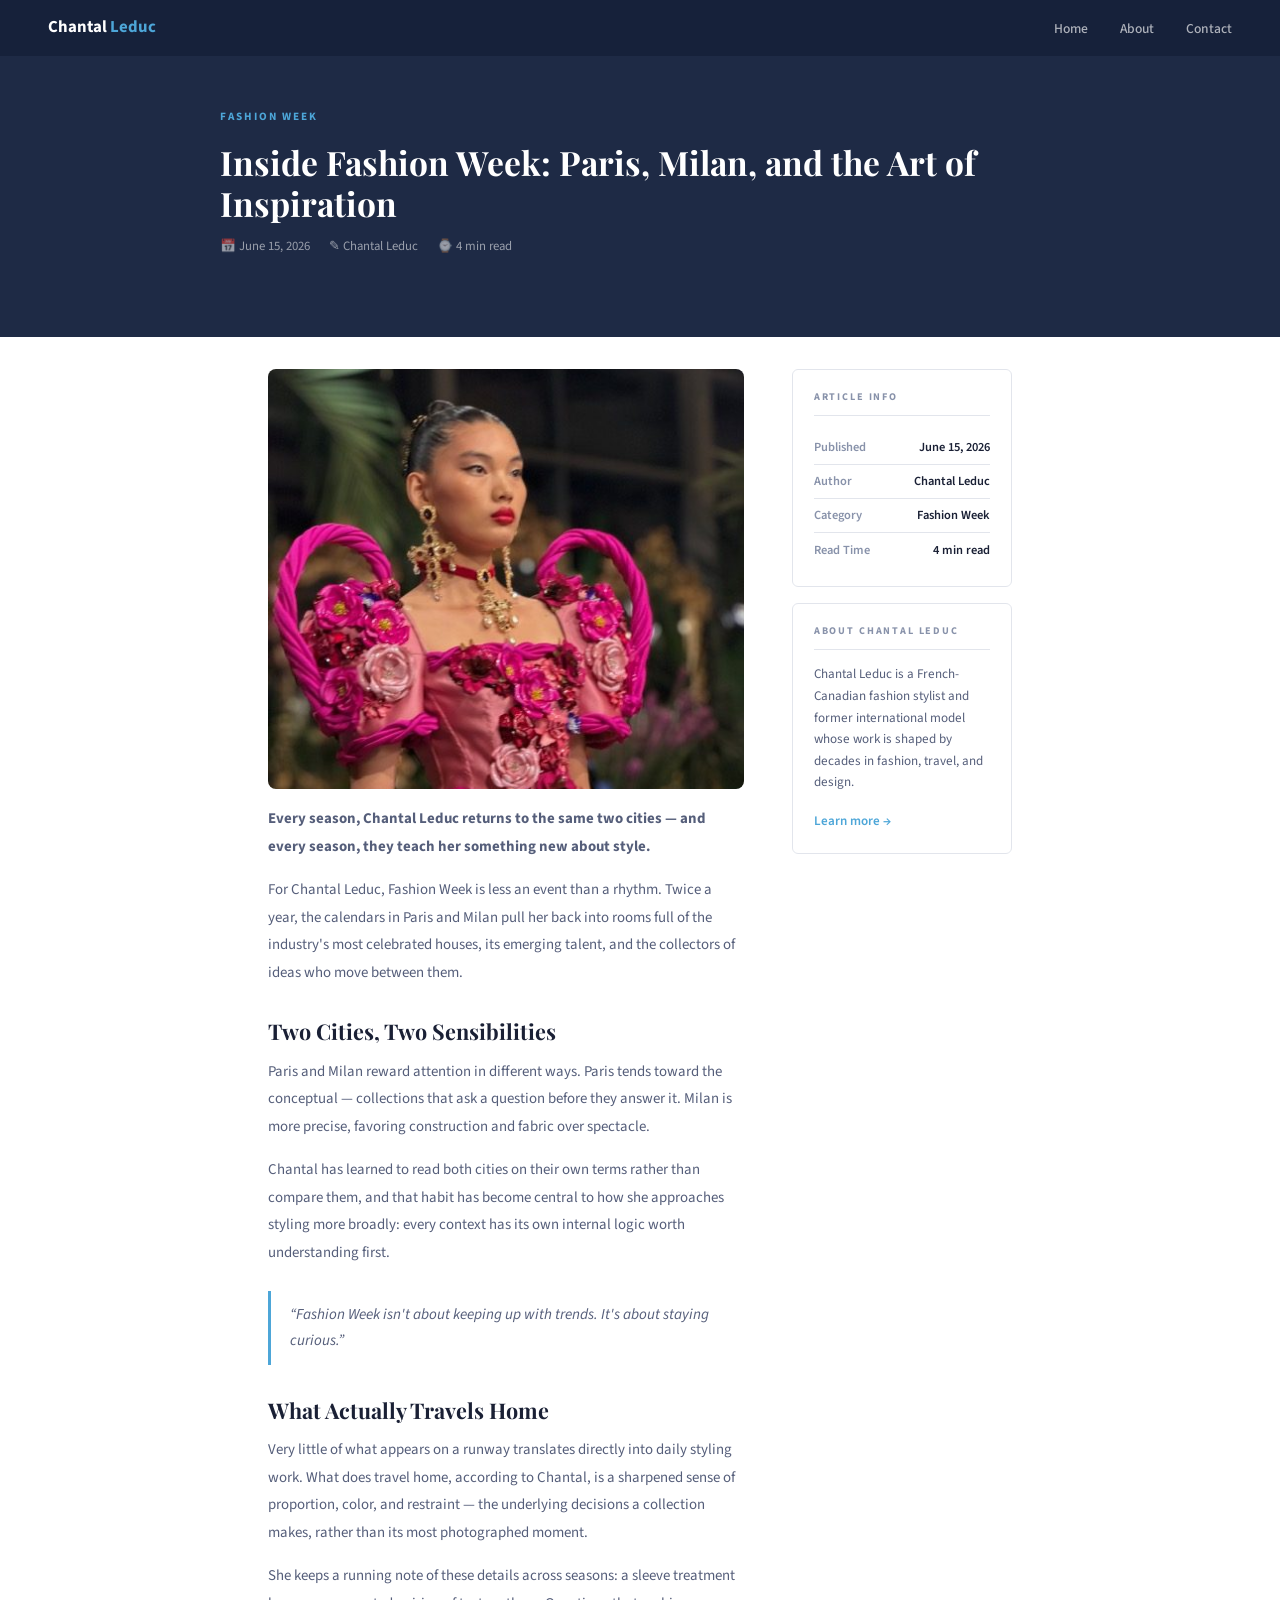
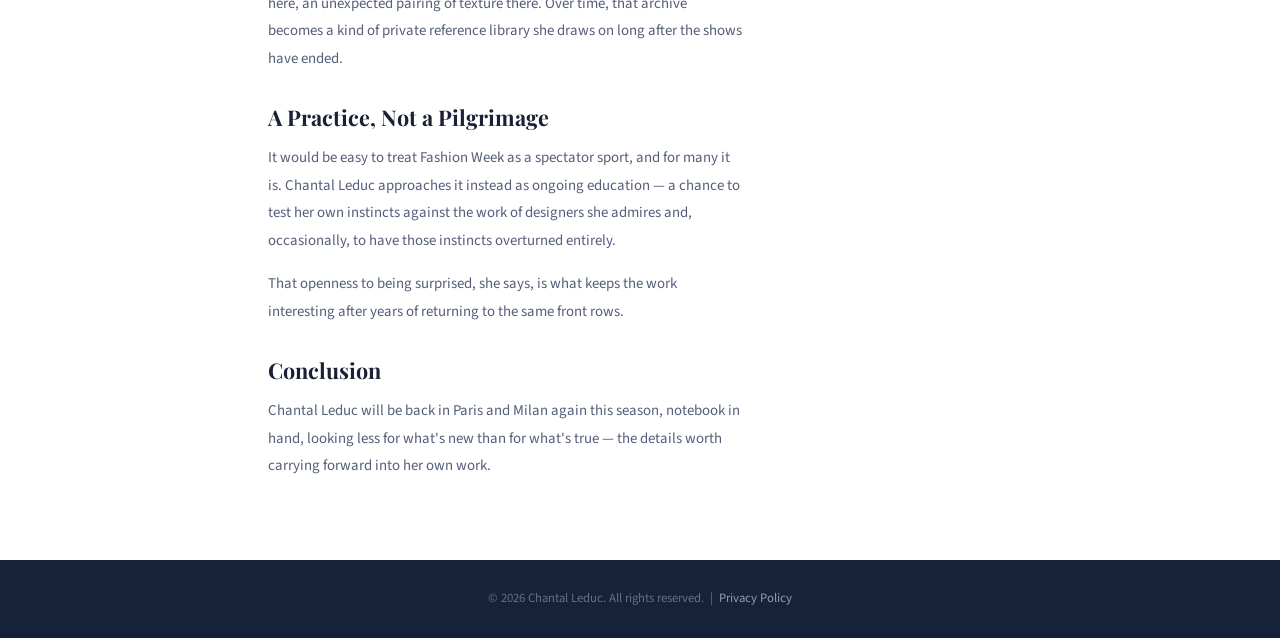
<file: inside-fashion-week-paris-milan.html>
<!DOCTYPE html>
<html lang="en">
<head>
<meta charset="UTF-8"/>
<meta name="viewport" content="width=device-width,initial-scale=1.0"/>
<title>Inside Fashion Week: Paris, Milan, and the Art of Inspiration | Chantal Leduc</title>
<meta name="description" content="Chantal Leduc reflects on what continues to draw her back to Paris and Milan Fashion Week, season after season."/>
<link rel="canonical" href="https://chantalleduc.netlify.app/inside-fashion-week-paris-milan.html"/>

<!-- Open Graph -->
<meta property="og:type" content="article"/>
<meta property="og:title" content="Inside Fashion Week: Paris, Milan, and the Art of Inspiration"/>
<meta property="og:description" content="Chantal Leduc reflects on what continues to draw her back to Paris and Milan Fashion Week, season after season."/>
<meta property="og:image" content="https://chantalleduc.netlify.app/images/article-1.jpg"/>
<meta property="og:url" content="https://chantalleduc.netlify.app/inside-fashion-week-paris-milan.html"/>

<link href="https://fonts.googleapis.com/css2?family=Playfair+Display:wght@700&family=Source+Sans+3:wght@300;400;500;600&display=swap" rel="stylesheet"/>
<link rel="stylesheet" href="assets/style.css"/>
</head>
<body>

<!-- ══ NAV ═══════════════════════════════════════════════════════ -->
<nav id="main-nav">
  <a class="nav-logo" href="/">Chantal<span> Leduc</span></a>
  <ul class="nav-links">
    <li><a href="/">Home</a></li>
    <li><a href="about.html">About</a></li>
    <li><a href="contact.html">Contact</a></li>
  </ul>
</nav>

<!-- ══ ARTICLE HERO ══════════════════════════════════════════════ -->
<div class="art-hero">
  <div class="art-hero-inner">
    <p class="eyebrow" style="color:var(--blue)">Fashion Week</p>
    <h1 class="art-hero-title">Inside Fashion Week: Paris, Milan, and the Art of Inspiration</h1>
    <div class="art-meta">
      <div class="art-meta-item">&#128197; June 15, 2026</div>
      <div class="art-meta-item">&#9998; Chantal Leduc</div>
      <div class="art-meta-item">&#8986; 4 min read</div>
    </div>
  </div>
</div>

<!-- ══ ARTICLE BODY ══════════════════════════════════════════════ -->
<div class="art-body">
  <article>
    <img class="art-hero-image" src="images/article-1.jpg" alt="Chantal Leduc at Milan Fashion Week"/>

    <p class="art-p"><strong>Every season, Chantal Leduc returns to the same two cities — and every season, they teach her something new about style.</strong></p>

    <p class="art-p">For Chantal Leduc, Fashion Week is less an event than a rhythm. Twice a year, the calendars in Paris and Milan pull her back into rooms full of the industry's most celebrated houses, its emerging talent, and the collectors of ideas who move between them.</p>

    <h2 class="art-h2">Two Cities, Two Sensibilities</h2>
    <p class="art-p">Paris and Milan reward attention in different ways. Paris tends toward the conceptual — collections that ask a question before they answer it. Milan is more precise, favoring construction and fabric over spectacle.</p>
    <p class="art-p">Chantal has learned to read both cities on their own terms rather than compare them, and that habit has become central to how she approaches styling more broadly: every context has its own internal logic worth understanding first.</p>

    <div class="art-quote">“Fashion Week isn't about keeping up with trends. It's about staying curious.”</div>

    <h2 class="art-h2">What Actually Travels Home</h2>
    <p class="art-p">Very little of what appears on a runway translates directly into daily styling work. What does travel home, according to Chantal, is a sharpened sense of proportion, color, and restraint — the underlying decisions a collection makes, rather than its most photographed moment.</p>
    <p class="art-p">She keeps a running note of these details across seasons: a sleeve treatment here, an unexpected pairing of texture there. Over time, that archive becomes a kind of private reference library she draws on long after the shows have ended.</p>

    <h2 class="art-h2">A Practice, Not a Pilgrimage</h2>
    <p class="art-p">It would be easy to treat Fashion Week as a spectator sport, and for many it is. Chantal Leduc approaches it instead as ongoing education — a chance to test her own instincts against the work of designers she admires and, occasionally, to have those instincts overturned entirely.</p>
    <p class="art-p">That openness to being surprised, she says, is what keeps the work interesting after years of returning to the same front rows.</p>

    <h2 class="art-h2">Conclusion</h2>
    <p class="art-p">Chantal Leduc will be back in Paris and Milan again this season, notebook in hand, looking less for what's new than for what's true — the details worth carrying forward into her own work.</p>
  </article>

  <aside class="art-sidebar-box">
    <div class="art-sb-box">
      <span class="art-sb-label">Article Info</span>
      <div class="art-sb-row"><span>Published</span><span>June 15, 2026</span></div>
      <div class="art-sb-row"><span>Author</span><span>Chantal Leduc</span></div>
      <div class="art-sb-row"><span>Category</span><span>Fashion Week</span></div>
      <div class="art-sb-row"><span>Read Time</span><span>4 min read</span></div>
    </div>

    <div class="art-sb-box">
      <span class="art-sb-label">About Chantal Leduc</span>
      <p style="font-size:.82rem;color:var(--tm);line-height:1.65;margin-bottom:.8rem">Chantal Leduc is a French-Canadian fashion stylist and former international model whose work is shaped by decades in fashion, travel, and design.</p>
      <a href="about.html" style="font-size:.82rem;font-weight:600;color:var(--blue);text-decoration:none">Learn more →</a>
    </div>
  </aside>
</div>

<footer>
  <p>&copy; 2026 Chantal Leduc. All rights reserved. &nbsp;|&nbsp; <a href="privacy.html">Privacy Policy</a></p>
</footer>
</body>
</html>
</file>
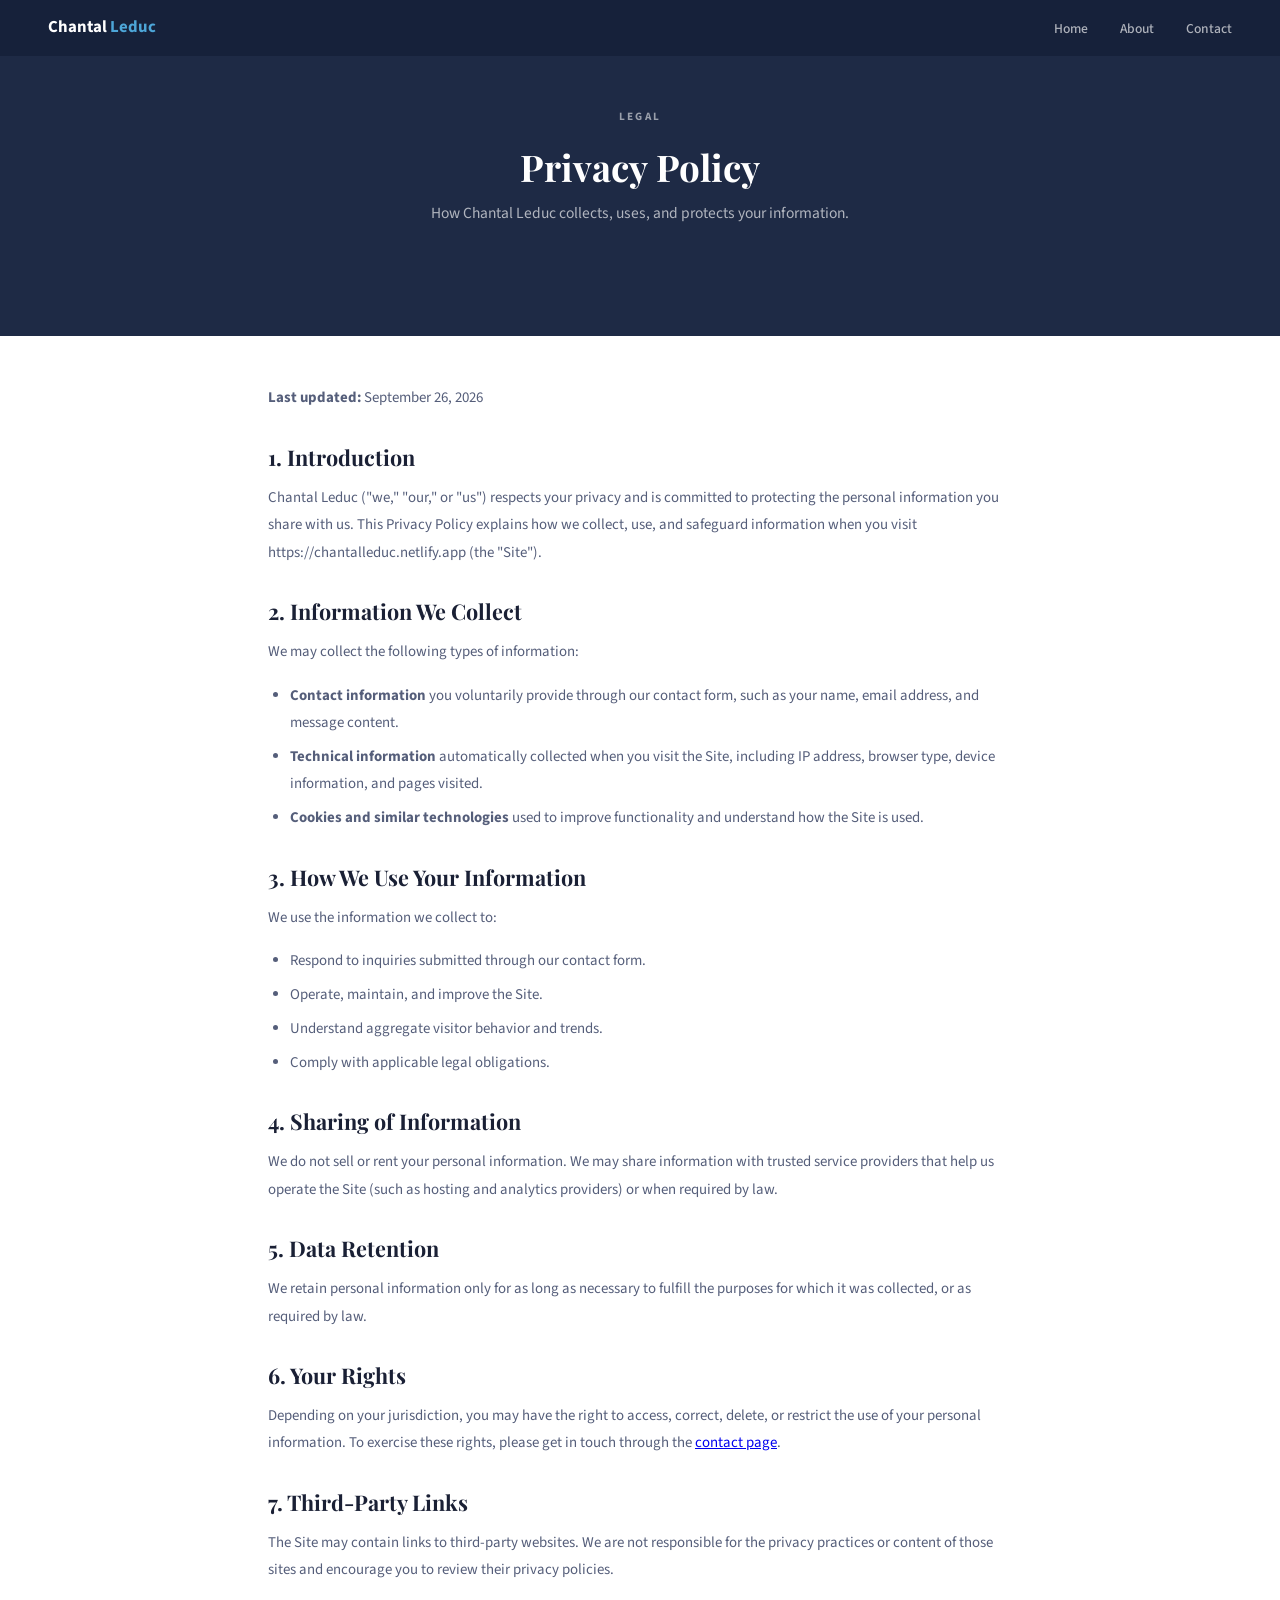
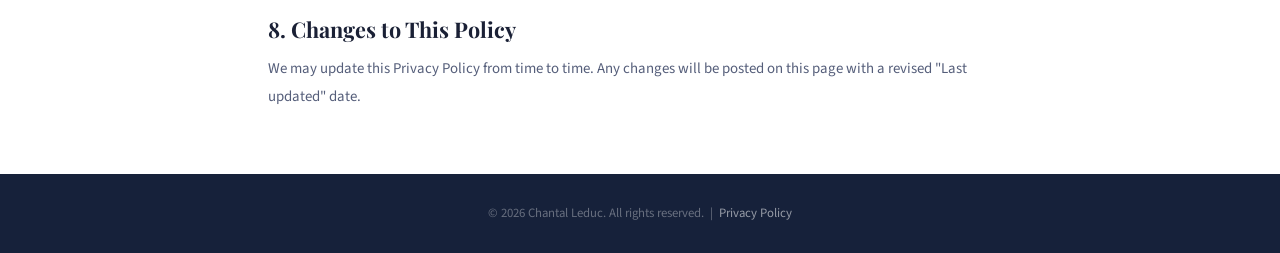
<file: privacy.html>
<!DOCTYPE html>
<html lang="en">
<head>
<meta charset="UTF-8"/>
<meta name="viewport" content="width=device-width,initial-scale=1.0"/>
<title>Privacy Policy | Chantal Leduc</title>
<meta name="description" content="Privacy policy for Chantal Leduc."/>
<meta name="robots" content="noindex"/>
<link rel="canonical" href="https://chantalleduc.netlify.app/privacy.html"/>
<!-- Open Graph -->
<meta property="og:type" content="website"/>
<meta property="og:site_name" content="Chantal Leduc"/>
<meta property="og:title" content="Privacy Policy | Chantal Leduc"/>
<meta property="og:description" content="Privacy policy for Chantal Leduc."/>
<meta property="og:image" content="https://chantalleduc.netlify.app/images/hero.jpg"/>
<meta property="og:url" content="https://chantalleduc.netlify.app/privacy.html"/>
<meta name="twitter:card" content="summary_large_image"/>

<script type="application/ld+json">
{
 "@context": "https://schema.org",
 "@graph": [
  {
   "@type": "Person",
   "@id": "https://chantalleduc.netlify.app/#person",
   "name": "Chantal Leduc",
   "givenName": "Chantal",
   "familyName": "Leduc",
   "jobTitle": "Fashion Stylist and Designer",
   "url": "https://chantalleduc.netlify.app/",
   "image": "https://chantalleduc.netlify.app/images/hero.jpg",
   "description": "Chantal Leduc is a French-Canadian fashion stylist, designer, and former international model from Montreal, and a regular presence at Women’s Fashion Week in Milan and Paris.",
   "address": {
    "@type": "PostalAddress",
    "addressLocality": "Montreal",
    "addressRegion": "QC",
    "addressCountry": "CA"
   },
   "birthPlace": {
    "@type": "Place",
    "name": "Montreal, Quebec, Canada"
   },
   "nationality": {
    "@type": "Country",
    "name": "Canada"
   },
   "award": "Star Search International, Spokesmodel (1993)",
   "knowsAbout": [
    "Fashion styling",
    "Fashion design",
    "Couture",
    "Fashion Week",
    "Modeling",
    "Travel",
    "Architecture"
   ]
  },
  {
   "@type": "WebSite",
   "@id": "https://chantalleduc.netlify.app/#website",
   "url": "https://chantalleduc.netlify.app/",
   "name": "Chantal Leduc",
   "inLanguage": "en",
   "publisher": {
    "@id": "https://chantalleduc.netlify.app/#person"
   },
   "about": {
    "@id": "https://chantalleduc.netlify.app/#person"
   }
  }
 ]
}
</script>

<link href="https://fonts.googleapis.com/css2?family=Playfair+Display:wght@700&family=Source+Sans+3:wght@300;400;500;600&display=swap" rel="stylesheet"/>
<link rel="stylesheet" href="assets/style.css"/>
</head>
<body>

<!-- ══ NAV ═══════════════════════════════════════════════════════ -->
<nav id="main-nav">
  <a class="nav-logo" href="/">Chantal<span> Leduc</span></a>
  <ul class="nav-links">
    <li><a href="/">Home</a></li>
    <li><a href="about.html">About</a></li>
    <li><a href="contact.html">Contact</a></li>
  </ul>
</nav>

<!-- ══ PAGE HERO ═════════════════════════════════════════════════ -->
<div class="pg-hero">
  <p class="eyebrow" style="color:rgba(255,255,255,.55)">Legal</p>
  <h1>Privacy Policy</h1>
  <p class="pg-sub">How Chantal Leduc collects, uses, and protects your information.</p>
</div>

<!-- ══ POLICY BODY ═══════════════════════════════════════════════ -->
<div class="legal-wrap">
  <p class="legal-meta"><strong>Last updated:</strong> September 26, 2026</p>

  <h2>1. Introduction</h2>
  <p>Chantal Leduc ("we," "our," or "us") respects your privacy and is committed to protecting the personal information you share with us. This Privacy Policy explains how we collect, use, and safeguard information when you visit https://chantalleduc.netlify.app (the "Site").</p>

  <h2>2. Information We Collect</h2>
  <p>We may collect the following types of information:</p>
  <ul>
    <li><strong>Contact information</strong> you voluntarily provide through our contact form, such as your name, email address, and message content.</li>
    <li><strong>Technical information</strong> automatically collected when you visit the Site, including IP address, browser type, device information, and pages visited.</li>
    <li><strong>Cookies and similar technologies</strong> used to improve functionality and understand how the Site is used.</li>
  </ul>

  <h2>3. How We Use Your Information</h2>
  <p>We use the information we collect to:</p>
  <ul>
    <li>Respond to inquiries submitted through our contact form.</li>
    <li>Operate, maintain, and improve the Site.</li>
    <li>Understand aggregate visitor behavior and trends.</li>
    <li>Comply with applicable legal obligations.</li>
  </ul>

  <h2>4. Sharing of Information</h2>
  <p>We do not sell or rent your personal information. We may share information with trusted service providers that help us operate the Site (such as hosting and analytics providers) or when required by law.</p>

  <h2>5. Data Retention</h2>
  <p>We retain personal information only for as long as necessary to fulfill the purposes for which it was collected, or as required by law.</p>

  <h2>6. Your Rights</h2>
  <p>Depending on your jurisdiction, you may have the right to access, correct, delete, or restrict the use of your personal information. To exercise these rights, please get in touch through the <a href="contact.html">contact page</a>.</p>

  <h2>7. Third-Party Links</h2>
  <p>The Site may contain links to third-party websites. We are not responsible for the privacy practices or content of those sites and encourage you to review their privacy policies.</p>

  <h2>8. Changes to This Policy</h2>
  <p>We may update this Privacy Policy from time to time. Any changes will be posted on this page with a revised "Last updated" date.</p>

  
</div>

<footer>
  <p>&copy; 2026 Chantal Leduc. All rights reserved. &nbsp;|&nbsp; <a href="privacy.html">Privacy Policy</a></p>
</footer>
</body>
</html>
</file>
<file: assets/style.css>
*,*::before,*::after{box-sizing:border-box;margin:0;padding:0}
:root{
  --navy:#1e2a45;--navy-deep:#16213a;--navy-mid:#253050;
  --blue:#4da6d8;--white:#fff;--off:#f4f5f7;--border:#e2e5ec;
  --td:#1a2035;--tm:#555e7a;--tl:#8892aa;
  --fh:'Playfair Display',Georgia,serif;--fb:'Source Sans 3',sans-serif;
}
html{scroll-behavior:smooth}
body{font-family:var(--fb);color:var(--td);background:var(--white);line-height:1.65;overflow-x:hidden}
/* NAV */
nav{position:sticky;top:0;z-index:200;display:flex;align-items:center;justify-content:space-between;padding:0 3rem;height:56px;background:var(--navy-deep)}
.nav-logo{font-family:var(--fb);font-size:1.05rem;font-weight:700;text-decoration:none;color:#fff;cursor:pointer}
.nav-logo span{color:var(--blue)}
.nav-links{display:flex;gap:2rem;list-style:none}
.nav-links a{font-size:.85rem;font-weight:500;color:rgba(255,255,255,.65);text-decoration:none;transition:color .2s;cursor:pointer}
.nav-links a:hover,.nav-links a.active{color:#fff}
.nav-has-drop{position:relative}
.nav-drop-toggle{display:flex;align-items:center;gap:.3rem;cursor:pointer;font-size:.85rem;font-weight:500;color:rgba(255,255,255,.65);transition:color .2s;text-decoration:none}
.nav-drop-toggle:hover{color:#fff}
.nav-chevron{font-size:.7rem;transition:transform .2s;display:inline-block}
.nav-dropdown{display:none;position:absolute;top:calc(100% + 10px);left:50%;transform:translateX(-50%);background:var(--navy-deep);border:1px solid rgba(255,255,255,.1);border-radius:8px;min-width:200px;padding:.4rem 0;box-shadow:0 12px 32px rgba(0,0,0,.4);list-style:none;z-index:300}
.nav-has-drop:hover .nav-dropdown{display:block}
.nav-dropdown li a{display:block;padding:.52rem 1.1rem;font-size:.8rem;color:rgba(255,255,255,.7);text-decoration:none;transition:all .15s;white-space:nowrap}
.nav-dropdown li a:hover{color:#fff;background:rgba(255,255,255,.06)}
/* FOOTER */
footer{background:var(--navy-deep);padding:1.8rem 3rem;text-align:center}
footer p{font-size:.8rem;color:rgba(255,255,255,.35)}
footer a{color:rgba(255,255,255,.55);text-decoration:none}
footer a:hover{color:#fff}
/* SHARED */
.eyebrow{font-size:.7rem;font-weight:700;letter-spacing:.18em;text-transform:uppercase;color:var(--blue);margin-bottom:.6rem}
.sec-title{font-family:var(--fh);font-size:1.9rem;font-weight:700;color:var(--td);line-height:1.2;margin-bottom:1.4rem}
/* HERO */
.h-hero{background:var(--navy);padding:60px 3rem 70px}
.h-inner{max-width:900px;margin:0 auto;display:flex;align-items:flex-start;gap:3.5rem}
.h-photo{flex-shrink:0;width:160px;height:160px;border-radius:50%;border:4px solid var(--blue);overflow:hidden;background:var(--navy-mid)}
.h-photo img{width:100%;height:100%;object-fit:cover;object-position:center 20%;display:block}
.h-name{font-family:var(--fh);font-size:2.3rem;font-weight:700;color:#fff;line-height:1.1;margin-bottom:.3rem}
.h-role{font-size:.95rem;font-weight:600;color:var(--blue);margin-bottom:1rem}
.h-desc{font-size:.97rem;color:rgba(255,255,255,.72);line-height:1.75;max-width:480px;margin-bottom:1.1rem}
.h-loc{display:flex;align-items:center;gap:.4rem;font-size:.83rem;color:rgba(255,255,255,.45)}
/* HOME ABOUT */
.h-about{background:var(--off);padding:70px 3rem}
.ha-inner{max-width:900px;margin:0 auto;display:grid;grid-template-columns:1fr 260px;gap:3.5rem;align-items:start}
.ha-text p{font-size:.95rem;color:var(--tm);line-height:1.8;margin-bottom:1rem}
.ha-link{display:inline-block;font-size:.88rem;font-weight:600;color:var(--blue);text-decoration:none;margin-top:.6rem;cursor:pointer}
.ha-photo{width:100%;aspect-ratio:3/4;object-fit:cover;object-position:center 25%;border-radius:8px;display:block}
/* ACCORDION */
.acc-section{padding:0 3rem 50px}
.acc-wrap{max-width:900px;margin:0 auto;display:flex;flex-direction:column;gap:.75rem}
.acc-btn{width:100%;display:flex;align-items:center;justify-content:space-between;padding:1rem 2rem;background:var(--navy-deep);color:#fff;font-family:var(--fb);font-size:.92rem;font-weight:600;border:none;border-radius:6px;cursor:pointer;transition:background .2s}
.acc-btn:hover{background:var(--navy-mid)}
.chevron{display:inline-block;transition:transform .3s}
.acc-btn.open .chevron{transform:rotate(180deg)}
.acc-body{display:none;background:var(--white);border:1px solid var(--border);border-radius:6px;padding:1.5rem 2rem}
.acc-body.open{display:block}
.social-media-list{display:flex;justify-content:center;gap:12px;flex-wrap:wrap;padding:.25rem 0}
.social-media-list a img{width:30px;height:30px;transition:transform .3s}
.social-media-list a:hover img{transform:scale(1.2)}
/* PRESS CARDS */
.h-press{background:#fff;padding:70px 3rem}
.pi{max-width:900px;margin:0 auto}
.pi .sec-title{margin-bottom:2rem}
.cards{display:grid;grid-template-columns:repeat(3,1fr);gap:1.2rem}
.card{border:1px solid var(--border);border-radius:6px;overflow:hidden;text-decoration:none;background:var(--white);display:flex;flex-direction:column;transition:box-shadow .2s,transform .2s}
.card:hover{box-shadow:0 10px 30px rgba(26,35,64,.12);transform:translateY(-3px)}
.ct{background:var(--navy);padding:1.4rem;display:flex;flex-direction:column;align-items:center;justify-content:center;text-align:center;min-height:110px}
.ct-cat{font-size:.65rem;font-weight:700;letter-spacing:.16em;text-transform:uppercase;color:rgba(255,255,255,.5);margin-bottom:.5rem}
.ct-ttl{font-family:var(--fh);font-size:1.02rem;font-weight:600;color:#fff;line-height:1.3}
.cb{padding:1.1rem 1.2rem;flex:1}
.cb-pub{font-size:.66rem;font-weight:700;letter-spacing:.12em;text-transform:uppercase;color:var(--blue);margin-bottom:.5rem}
.cb-hl{font-size:.92rem;font-weight:600;color:var(--td);line-height:1.4;margin-bottom:.5rem}
.cb-yr{font-size:.78rem;color:var(--tl)}
/* HOME CONTACT */
.h-contact{background:var(--off);padding:70px 3rem}
.hc-inner{max-width:900px;margin:0 auto;display:grid;grid-template-columns:1fr 1fr;gap:5rem;align-items:start}
.hc-title{font-family:var(--fh);font-size:1.6rem;font-weight:700;color:var(--td);margin-bottom:.6rem}
.hcp p{font-size:.9rem;color:var(--tm);line-height:1.7;margin-bottom:1.6rem}
.fl-lbl{font-size:.68rem;font-weight:700;letter-spacing:.18em;text-transform:uppercase;color:var(--tl);margin-bottom:.8rem}
.aside-soc{display:flex;gap:.5rem;flex-wrap:wrap}
.asoc{min-width:38px;height:38px;padding:0 .6rem;border:1.5px solid var(--border);border-radius:4px;display:flex;align-items:center;justify-content:center;font-size:.72rem;font-weight:700;color:var(--td);text-decoration:none;transition:all .18s}
.asoc:hover{background:var(--navy);color:#fff;border-color:var(--navy)}
/* FORMS */
.cf{display:flex;flex-direction:column;gap:1.1rem}
.cf label{font-size:.82rem;font-weight:600;color:var(--td);display:block;margin-bottom:.3rem}
.cf input,.cf textarea{width:100%;padding:.7rem .9rem;border:1px solid var(--border);border-radius:4px;font-family:var(--fb);font-size:.9rem;color:var(--td);background:var(--white);outline:none;transition:border-color .2s;resize:vertical}
.cf input:focus,.cf textarea:focus{border-color:var(--navy)}
.cf textarea{min-height:110px}
.btn-sm{align-self:flex-start;padding:.75rem 1.8rem;background:var(--navy-deep);color:#fff;font-family:var(--fb);font-size:.88rem;font-weight:600;border:none;border-radius:4px;cursor:pointer}
.btn-sm:hover{background:var(--blue)}
/* PAGE HERO */
.pg-hero{background:var(--navy);padding:52px 3rem 110px;text-align:center}
.pg-hero h1{font-family:var(--fh);font-size:2.3rem;font-weight:700;color:#fff;line-height:1.15;margin-bottom:.8rem;margin-top:1.2rem}
.pg-sub{font-size:.97rem;color:rgba(255,255,255,.65);max-width:500px;margin:0 auto;line-height:1.65}
/* ABOUT PAGE */
.pc-wrap{background:var(--off);padding:0 3rem}
.pc{max-width:840px;margin:0 auto;background:var(--white);border:1px solid var(--border);border-radius:8px;padding:1.8rem 2rem;display:flex;align-items:center;gap:2rem;transform:translateY(-32px);box-shadow:0 4px 20px rgba(26,35,64,.08)}
.pc-ph{width:80px;height:80px;border-radius:50%;border:3px solid var(--blue);overflow:hidden;flex-shrink:0}
.pc-ph img{width:100%;height:100%;object-fit:cover;object-position:center 20%}
.pc-nm{font-family:var(--fh);font-size:1.35rem;font-weight:700;color:var(--td);margin-bottom:.2rem}
.pc-rl{font-size:.88rem;font-weight:600;color:var(--blue);margin-bottom:.35rem}
.pc-lc{display:flex;align-items:center;gap:.3rem;font-size:.8rem;color:var(--tl)}
.am-wrap{padding:0 3rem 60px;margin-top:-16px}
.am-inner{max-width:840px;margin:0 auto;display:grid;grid-template-columns:1fr 220px;gap:3rem;align-items:start}
.csec{margin-bottom:3rem}
.cey{font-size:.68rem;font-weight:700;letter-spacing:.18em;text-transform:uppercase;color:var(--blue);margin-bottom:.5rem}
.csec h2{font-family:var(--fh);font-size:1.45rem;font-weight:700;color:var(--td);line-height:1.25;margin-bottom:1rem}
.csec p{font-size:.92rem;color:var(--tm);line-height:1.82;margin-bottom:.9rem}
.sidebar-facts{position:sticky;top:80px}
.sb-box{background:var(--white);border:1px solid var(--border);border-radius:6px;padding:1.3rem 1.4rem;margin-bottom:1.3rem}
.sb-title{font-size:.66rem;font-weight:700;letter-spacing:.18em;text-transform:uppercase;color:var(--tl);margin-bottom:1rem;padding-bottom:.6rem;border-bottom:1px solid var(--border)}
.fr{display:flex;justify-content:space-between;align-items:baseline;padding:.45rem 0;border-bottom:1px solid var(--border);gap:.8rem}
.fr:last-child{border-bottom:none}
.fl{font-size:.76rem;font-weight:600;color:var(--tl);white-space:nowrap}
.fv{font-size:.8rem;font-weight:600;color:var(--td);text-align:right;line-height:1.35}
.fw-lbl{font-size:.66rem;font-weight:700;letter-spacing:.18em;text-transform:uppercase;color:var(--tl);margin-bottom:.7rem}
.sb-soc{display:flex;gap:.5rem;flex-wrap:wrap}
.ssoc{min-width:34px;height:34px;padding:0 .5rem;border:1.5px solid var(--border);border-radius:4px;display:flex;align-items:center;justify-content:center;font-size:.7rem;font-weight:700;color:var(--td);text-decoration:none;transition:all .18s}
.ssoc:hover{background:var(--navy);color:#fff;border-color:var(--navy)}
/* CONTACT PAGE */
.cp-hero{background:var(--navy);padding:52px 3rem 110px;text-align:center}
.cc-wrap{padding:0 3rem;margin-top:-72px;position:relative;z-index:10}
.cc{max-width:760px;margin:0 auto;display:grid;grid-template-columns:1fr 1fr;border-radius:10px;overflow:hidden;box-shadow:0 12px 48px rgba(26,35,64,.18)}
.fp{background:var(--white);padding:2.4rem}
.fp h2{font-family:var(--fh);font-size:1.35rem;font-weight:700;color:var(--td);margin-bottom:.3rem}
.fp-sub{font-size:.85rem;color:var(--tl);margin-bottom:1.5rem}
.cf2{display:flex;flex-direction:column;gap:.9rem}
.cf2 label{font-size:.8rem;font-weight:600;color:var(--td);display:block;margin-bottom:.25rem}
.cf2 input,.cf2 textarea{width:100%;padding:.65rem .85rem;border:1px solid var(--border);border-radius:4px;font-family:var(--fb);font-size:.88rem;color:var(--td);outline:none;transition:border-color .2s;resize:vertical}
.cf2 input:focus,.cf2 textarea:focus{border-color:var(--navy)}
.cf2 textarea{min-height:100px}
.btn-cf2{padding:.75rem 1.6rem;background:var(--navy-deep);color:#fff;font-family:var(--fb);font-size:.88rem;font-weight:600;border:none;border-radius:4px;cursor:pointer;margin-top:.4rem}
.btn-cf2:hover{background:var(--blue)}
.ci{background:var(--navy);padding:2.4rem;display:flex;flex-direction:column;gap:1.5rem}
.ci-title{font-family:var(--fh);font-size:1.5rem;font-weight:700;color:#fff}
.ci-lbl{font-size:.66rem;font-weight:700;letter-spacing:.18em;text-transform:uppercase;color:rgba(255,255,255,.45);margin-bottom:.5rem}
.ci-val{font-size:.9rem;color:rgba(255,255,255,.85);text-decoration:none}
a.ci-val:hover{color:#fff}
.ci-soc{display:flex;gap:.5rem;flex-wrap:wrap}
.cisoc{min-width:34px;height:34px;padding:0 .5rem;border:1.5px solid rgba(255,255,255,.2);border-radius:4px;display:flex;align-items:center;justify-content:center;font-size:.7rem;font-weight:700;color:rgba(255,255,255,.7);text-decoration:none;transition:all .18s}
.cisoc:hover{background:rgba(255,255,255,.12);color:#fff}
/* ARTICLE PAGE */
.art-hero{background:var(--navy);padding:52px 3rem 80px}
.art-hero-inner{max-width:840px;margin:0 auto}
.art-hero-title{font-family:var(--fh);font-size:2.1rem;font-weight:700;color:#fff;line-height:1.2;margin:1rem 0 .8rem}
.art-meta{display:flex;align-items:center;gap:1.2rem;flex-wrap:wrap}
.art-meta-item{display:flex;align-items:center;gap:.35rem;font-size:.8rem;color:rgba(255,255,255,.55)}
.art-body{max-width:840px;margin:2rem auto 4rem;padding:0 3rem;display:grid;grid-template-columns:1fr 220px;gap:3rem;align-items:start}
.art-h2{font-family:var(--fh);font-size:1.35rem;font-weight:700;color:var(--td);margin:2rem 0 .8rem;line-height:1.25}
.art-p{font-size:.93rem;color:var(--tm);line-height:1.85;margin-bottom:1rem}
.art-p a{color:var(--blue);text-decoration:underline}
.art-quote{border-left:3px solid var(--blue);padding:.7rem 1.2rem;margin:1.5rem 0;font-style:italic;color:var(--tm);font-size:.95rem;line-height:1.7}
.art-hero-image{width:100%;max-height:420px;object-fit:cover;object-position:center 20%;border-radius:8px;margin-bottom:1rem;display:block}
.art-sidebar-box{position:sticky;top:80px}
.art-sb-box{background:var(--white);border:1px solid var(--border);border-radius:6px;padding:1.2rem 1.3rem;margin-bottom:1rem}
.art-sb-label{font-size:.64rem;font-weight:700;letter-spacing:.18em;text-transform:uppercase;color:var(--tl);margin-bottom:.9rem;padding-bottom:.55rem;border-bottom:1px solid var(--border);display:block}
.art-sb-row{display:flex;justify-content:space-between;align-items:baseline;padding:.4rem 0;border-bottom:1px solid var(--border);font-size:.78rem;gap:.8rem}
.art-sb-row:last-child{border-bottom:none}
.art-sb-row span:first-child{color:var(--tl);font-weight:600}
.art-sb-row span:last-child{color:var(--td);font-weight:600;text-align:right}
.card-article .ct-img{height:280px;overflow:hidden;background:var(--navy)}
.card-article .ct-img img{width:100%;height:100%;object-fit:cover;object-position:center 25%;display:block;transition:transform .3s}
.card-article:hover .ct-img img{transform:scale(1.05)}
/* PRIVACY / LEGAL PAGE */
.legal-wrap{max-width:840px;margin:0 auto;padding:3rem}
.legal-wrap h2{font-family:var(--fh);font-size:1.35rem;font-weight:700;color:var(--td);margin:2rem 0 .8rem;line-height:1.25}
.legal-wrap h2:first-child{margin-top:0}
.legal-wrap p{font-size:.93rem;color:var(--tm);line-height:1.85;margin-bottom:1rem}
.legal-wrap ul{margin:0 0 1rem 1.4rem}
.legal-wrap ul li{font-size:.93rem;color:var(--tm);line-height:1.85;margin-bottom:.4rem}
.legal-meta{font-size:.8rem;color:var(--tl);margin-bottom:1.5rem}
/* INLINE LINKS in generated content */
.ha-text p a,.csec p a,.art-p a,.h-desc a,.pg-sub a,.fp-sub a{color:var(--blue);text-decoration:underline;text-underline-offset:2px}
.ha-text p a:hover,.csec p a:hover,.h-desc a:hover,.pg-sub a:hover{opacity:.8}
.ha-text p strong,.csec p strong,.art-p strong,.h-desc strong,.pg-sub strong{font-weight:700;color:inherit}
@media(max-width:820px){
  nav{padding:0 1.2rem}
  .h-hero,.h-about,.h-press,.h-contact,.acc-section,.pg-hero,.pc-wrap,.am-wrap,.cc-wrap,.cp-hero,.legal-wrap{padding-left:1.2rem;padding-right:1.2rem}
  .h-inner{flex-direction:column;align-items:center;text-align:center}
  .h-desc{margin:0 auto 1rem}.h-loc{justify-content:center}
  .ha-inner,.hc-inner,.am-inner{grid-template-columns:1fr}
  .sidebar-facts{position:static}
  .pc{flex-direction:column;text-align:center}.pc-lc{justify-content:center}
  .cc{grid-template-columns:1fr}
  .cards{grid-template-columns:1fr}
  .art-body{grid-template-columns:1fr}.art-sidebar-box{position:static}
  .art-hero{padding:40px 1.2rem 60px}.art-hero-title{font-size:1.7rem}
}

/* ARTICLE FIGURE + RELATED READING */
.art-figure{margin:1.5rem 0}
.art-figure img{width:100%;max-height:520px;object-fit:cover;object-position:center 30%;border-radius:8px;display:block}
.art-figure figcaption{font-size:.78rem;color:var(--tl);margin-top:.5rem;font-style:italic}
.art-related{margin-top:3rem;padding-top:2rem;border-top:1px solid var(--border)}
.rel-cards{display:grid;grid-template-columns:repeat(2,1fr);gap:1rem}
.rel-cards .card-article .ct-img{height:200px}
@media(max-width:560px){.rel-cards{grid-template-columns:1fr}}
</file>
